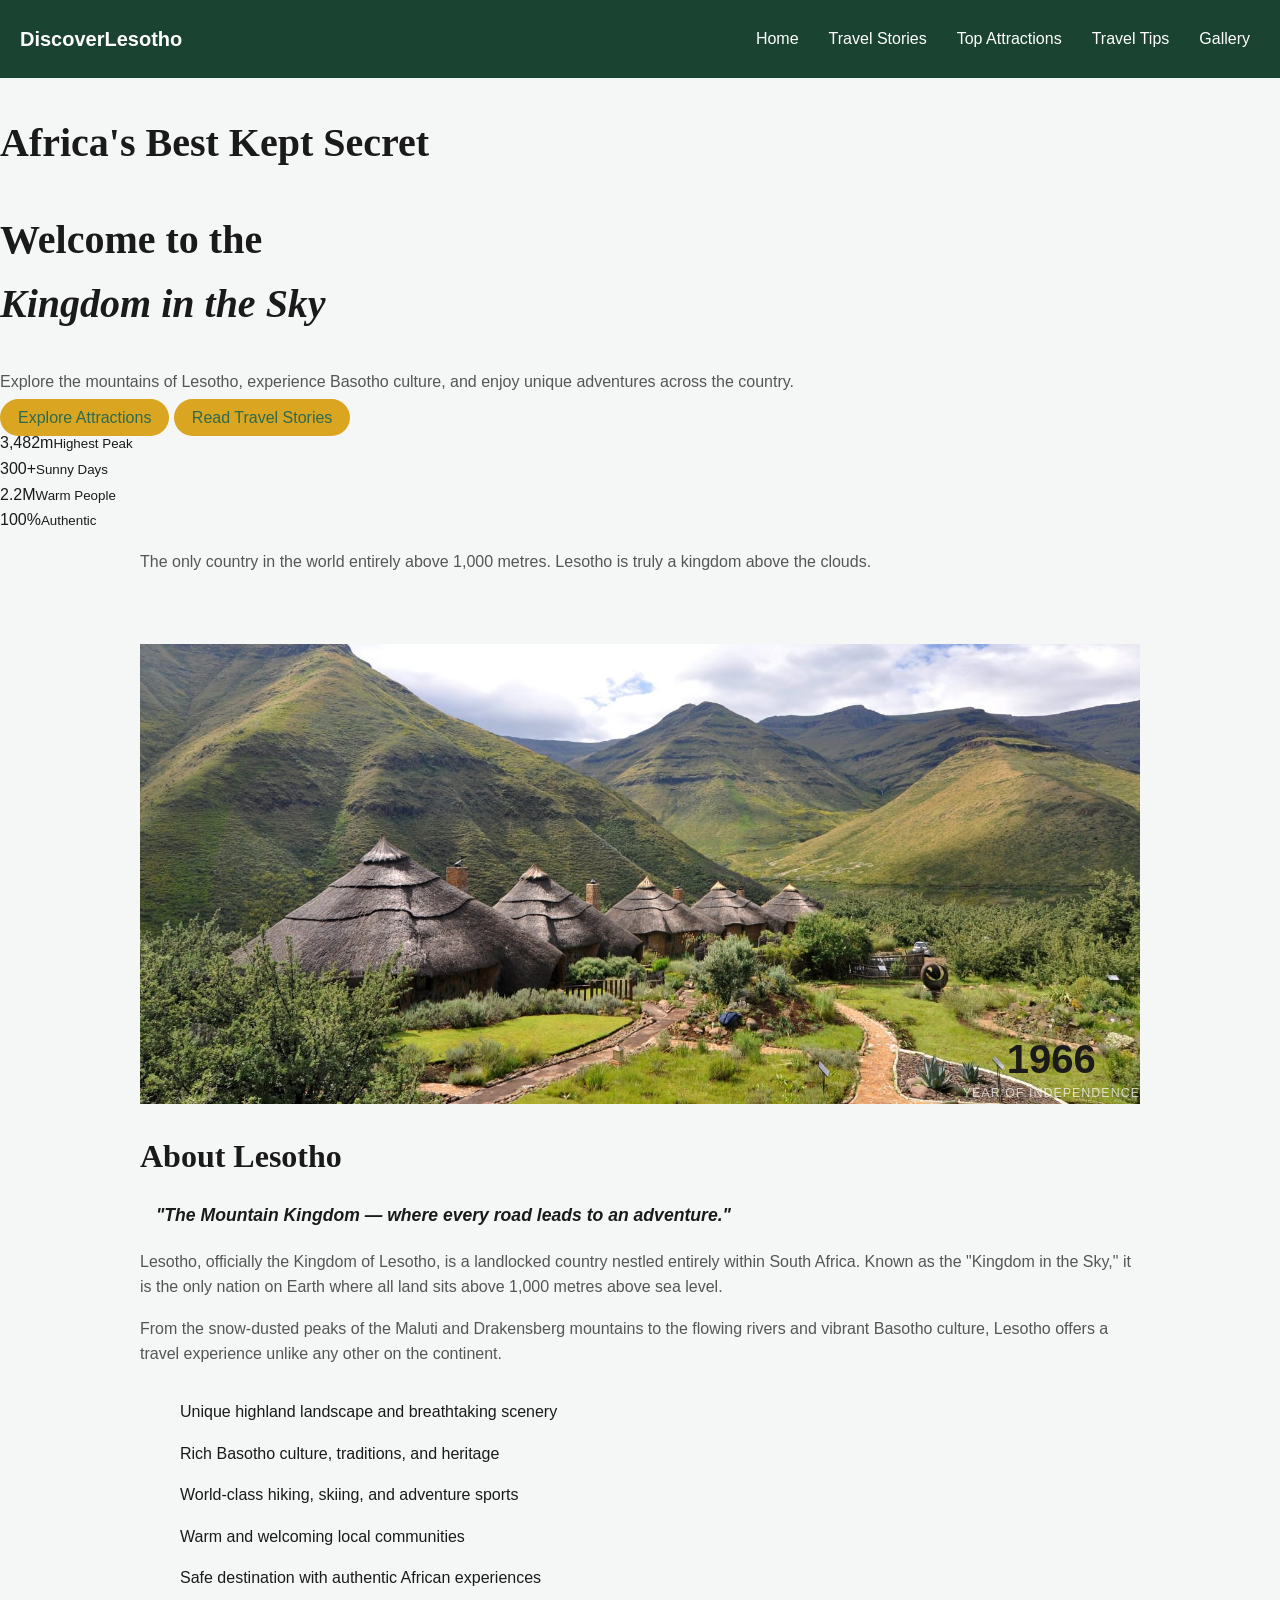
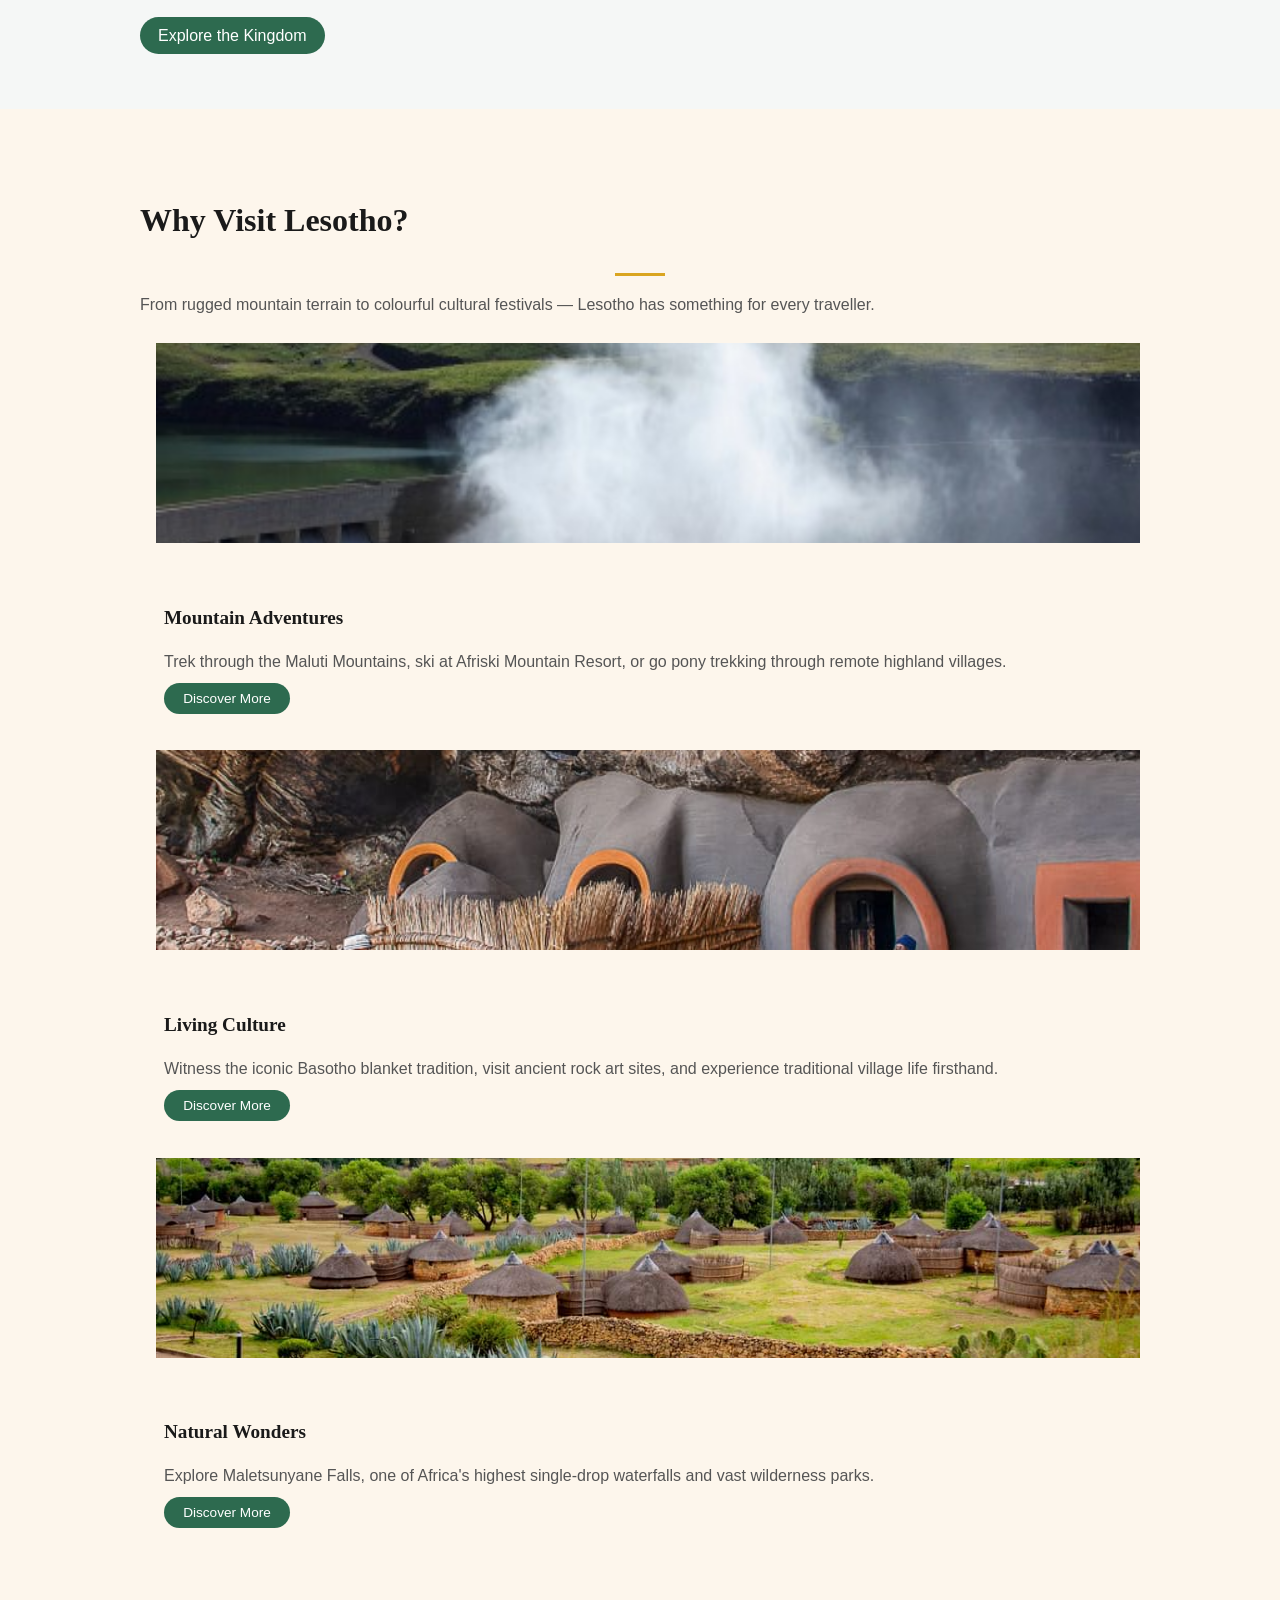
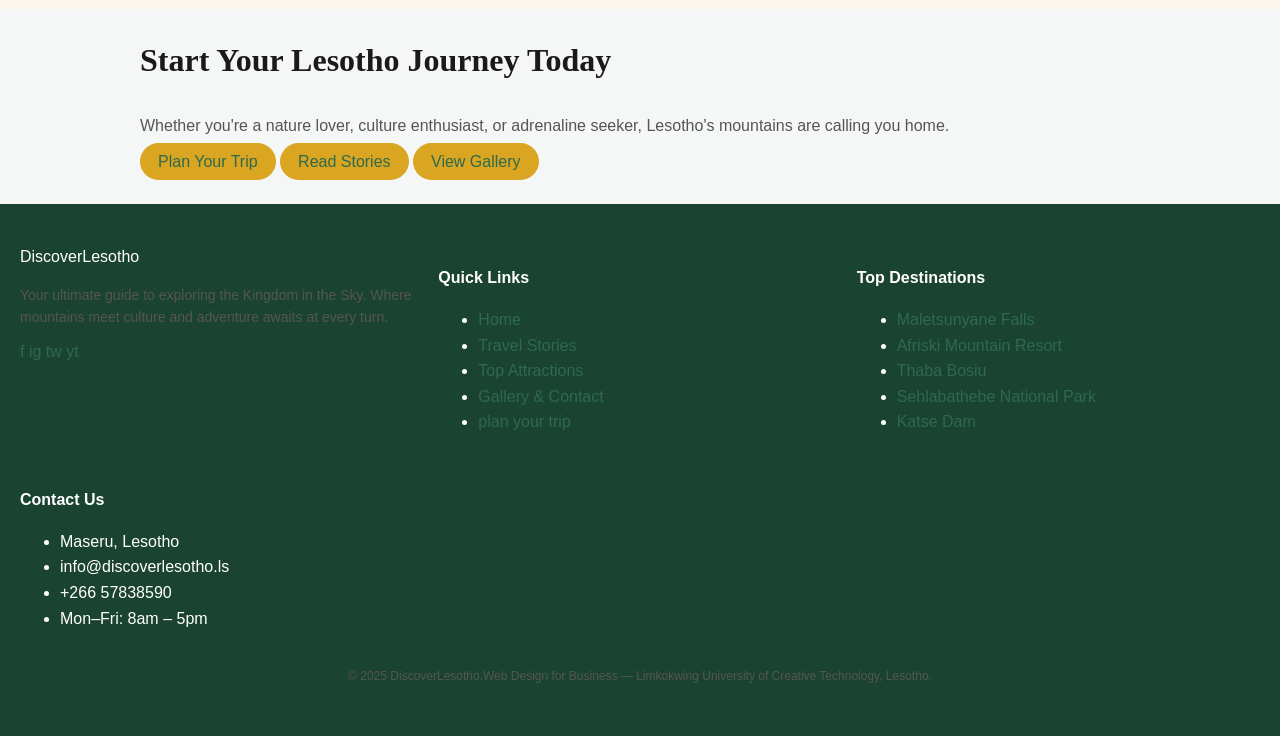
<file: index.html>
<!DOCTYPE html>
<html lang="en">
<head>
  <meta charset="UTF-8" />
  <meta name="viewport" content="width=device-width, initial-scale=1.0" />
  <title>Discover Lesotho — Kingdom in the Sky</title>
  <link rel="stylesheet" href="style.css" />
  <style>

    .about-img-wrap {
      position: relative;
      background-size: cover;
    }

    .about-img {
      width: 100%;
      height: 460px;
      object-fit: cover;
      border-radius: var(--radius);
      display: block;
      background: linear-gradient(135deg, var(--green) 0%, var(--green-light) 100%);
    }

    .about-img-placeholder {
      width: 100%;
      height: 460px;
      background: linear-gradient(135deg, var(--green) 0%, var(--green-light) 100%);
      border-radius: var(--radius);
      display: flex;
      align-items: center;
      justify-content: center;
      color: rgba(255,255,255,0.75);
      font-size: 0.9rem;
      font-style: italic;
      padding: 2rem;
      text-align: center;
    }

    .about-badge {
      position: absolute;
      bottom: -1.5rem;
      right: -1.5rem;
      background: var(--green-dark);
      color: var(--white);
      padding: 1.5rem;
      border-radius: var(--radius);
      text-align: center;
      box-shadow: var(--shadow-lg);
      border: 3px solid var(--gold);
    }

    .about-badge strong {
      display: block;
      font-family: var(--font-heading);
      font-size: 2.5rem;
      color: var(--gold-light);
      line-height: 1;
    }

    .about-badge small {
      font-size: 0.78rem;
      color: rgba(255,255,255,0.7);
      text-transform: uppercase;
      letter-spacing: 1px;
    }

    .about-text h2 { color: var(--green-dark); margin-bottom: 1.2rem; }

    .about-text .highlight-text {
      font-size: 1.1rem;
      color: var(--green);
      font-weight: 600;
      border-left: 4px solid var(--gold);
      padding-left: 1rem;
      margin-bottom: 1.2rem;
      font-style: italic;
    }

    .features-list {
      list-style: none;
      margin: 1.5rem 0;
    }

    .features-list li {
      padding: 0.5rem 0;
      color: var(--gray);
      display: flex;
      align-items: center;
      gap: 0.75rem;
    }

    .highlight-card {
      background: var(--white);
      border-radius: var(--radius);
      overflow: hidden;
      box-shadow: var(--shadow);
      border: 1px solid var(--border);
      transition: transform var(--transition), box-shadow var(--transition);
    }

    .highlight-card:hover {
      transform: translateY(-6px);
      box-shadow: var(--shadow-lg);
    }

    .highlight-card-img {
      width: 100%;
      height: 200px;
      background: linear-gradient(135deg, var(--green) 0%, var(--green-light) 100%);
      display: flex;
      align-items: center;
      justify-content: center;
      color: rgba(255,255,255,0.7);
      font-style: italic;
      font-size: 0.85rem;
      text-align: center;
      padding: 1rem;
    }

    .highlight-card-body {
      padding: 1.5rem;
      border-top: 3px solid var(--gold);
    }

    .highlight-card-body h3 {
      color: var(--green-dark);
      margin-bottom: 0.5rem;
      font-size: 1.2rem;
    }

  </style>
</head>
<body>

<nav>
  <div class="nav-container">
    <div class="nav-logo">Discover<span>Lesotho</span></div>
    <ul class="nav-links">
      <li><a href="index.html" class="active">Home</a></li>
      <li><a href="blog.html">Travel Stories</a></li>
       <li><a href="attractions.html">Top Attractions</a></li>
      <li><a href="tips.html">Travel Tips</a></li>
      <li><a href="gallery.html">Gallery</a></li>
    </ul>
  </div>
</nav>

<section class="hero">
  <div class="hero-bg"></div>
  <div class="hero-overlay"></div>
  <div class="hero-content">
    <div class="hero-badge"> <h1>Africa's Best Kept Secret</h1></div>
<h1>Welcome to the<br><em>Kingdom in the Sky</em></h1>
<p>Explore the mountains of Lesotho, experience Basotho culture, and enjoy unique adventures across the country.</p>    <div class="hero-ctas">
      <a href="attractions.html" class="btn btn-primary">Explore Attractions</a>
      <a href="blog.html" class="btn btn-primary">Read Travel Stories</a>
    </div>
  </div>

  <div class="hero">
    <div class="stat-item"><span>3,482m</span><small>Highest Peak</small></div>
    <div class="stat-item"><span>300+</span><small>Sunny Days</small></div>
    <div class="stat-item"><span>2.2M</span><small>Warm People</small></div>
    <div class="stat-item"><span>100%</span><small>Authentic</small></div>
  </div>
</section>

<div class="intro-strip">
  <div class="container">
    <p>The only country in the world entirely above 1,000 metres. Lesotho is truly a kingdom above the clouds.</p>
  </div>
</div>

<section class="section">
  <div class="container">
    <div class="about-grid">
      <div class="about-img-wrap">
        <img src="1.jpg" alt="Lesotho highlands" class="about-img">
        <div class="about-badge">
          <strong>1966</strong>
          <small>Year of Independence</small>
        </div>
      </div>

      <div class="about-text">
        <h2>About Lesotho</h2>
        <p class="highlight-text">"The Mountain Kingdom — where every road leads to an adventure."</p>
        <p>Lesotho, officially the Kingdom of Lesotho, is a landlocked country nestled entirely within South Africa. Known as the "Kingdom in the Sky," it is the only nation on Earth where all land sits above 1,000 metres above sea level.</p>
        <p>From the snow-dusted peaks of the Maluti and Drakensberg mountains to the flowing rivers and vibrant Basotho culture, Lesotho offers a travel experience unlike any other on the continent.</p>
        <ul class="features-list">
          <li>Unique highland landscape and breathtaking scenery</li>
          <li>Rich Basotho culture, traditions, and heritage</li>
          <li>World-class hiking, skiing, and adventure sports</li>
          <li>Warm and welcoming local communities</li>
          <li>Safe destination with authentic African experiences</li>
        </ul>
        <a href="attractions.html" class="btn btn-green">Explore the Kingdom</a>
      </div>
    </div>
  </div>
</section>

<section class="section section-alt">
  <div class="container">
    <div class="section-header">
      <h2>Why Visit Lesotho?</h2>
      <div class="divider"></div>
      <p>From rugged mountain terrain to colourful cultural festivals — Lesotho has something for every traveller.</p>
    </div>

    <div class="grid-3">
      <div class="highlight-card">
        <img src="7.jpg" alt="Mountain Adventures in Lesotho" class="highlight-card-img" style="object-fit:cover;">
        <div class="highlight-card-body">
          <h3> Mountain Adventures</h3>
          <p>Trek through the Maluti Mountains, ski at Afriski Mountain Resort, or go pony trekking through remote highland villages.</p>
          <a href="tips.html" class="btn btn-green" style="padding: 0.5rem 1.2rem; font-size: 0.85rem;">Discover More</a>
        </div>
      </div>

      <div class="highlight-card">
        <img src="3.jpg" alt="Basotho Culture" class="highlight-card-img" style="object-fit:cover;">
        <div class="highlight-card-body">
          <h3> Living Culture</h3>
          <p>Witness the iconic Basotho blanket tradition, visit ancient rock art sites, and experience traditional village life firsthand.</p>
          <a href="attractions.html" class="btn btn-green" style="padding: 0.5rem 1.2rem; font-size: 0.85rem;">Discover More</a>
        </div>
      </div>

      <div class="highlight-card">
        <img src="8.jpg" alt="Natural Wonders of Lesotho" class="highlight-card-img" style="object-fit:cover;">
        <div class="highlight-card-body">
          <h3> Natural Wonders</h3>
          <p>Explore Maletsunyane Falls, one of Africa's highest single-drop waterfalls and vast wilderness parks.</p>
          <a href="attractions.html" class="btn btn-green" style="padding: 0.5rem 1.2rem; font-size: 0.85rem;">Discover More</a>
        </div>
      </div>
    </div>
  </div>
</section>

<section class="cta-banner">
  <div class="container" style="position:relative;">
    <h2>Start Your Lesotho Journey Today</h2>
    <p>Whether you're a nature lover, culture enthusiast, or adrenaline seeker, Lesotho's mountains are calling you home.</p>
    <div class="cta-links">
      <a href="tips.html" class="btn btn-primary">Plan Your Trip</a>
      <a href="blog.html" class="btn btn-primary">Read Stories</a>
      <a href="gallery.html" class="btn btn-primary">View Gallery</a>
    </div>
  </div>
</section>

<footer>
  <div class="footer-grid">
    <div class="footer-col">
      <div class="footer-logo">Discover<span>Lesotho</span></div>
      <p>Your ultimate guide to exploring the Kingdom in the Sky. Where mountains meet culture and adventure awaits at every turn.</p>
      <div class="social-links">
        <a href="gallery.html#social" class="social-link">f</a>
        <a href="gallery.html#social" class="social-link">ig</a>
        <a href="gallery.html#social" class="social-link">tw</a>
        <a href="gallery.html#social" class="social-link">yt</a>
      </div>
    </div>
    <div class="footer-col">
      <h4>Quick Links</h4>
      <ul>
        <li><a href="index.html">Home</a></li>
        <li><a href="blog.html">Travel Stories</a></li>
        <li><a href="attractions.html">Top Attractions</a></li>
        <li><a href="gallery.html">Gallery & Contact</a></li>
        <li><a href="tips.html">plan your trip</a></li>
      </ul>
    </div>
    <div class="footer-col">
      <h4>Top Destinations</h4>
      <ul>
        <li><a href="attractions.html">Maletsunyane Falls</a></li>
        <li><a href="attractions.html">Afriski Mountain Resort</a></li>
        <li><a href="attractions.html">Thaba Bosiu</a></li>
        <li><a href="attractions.html">Sehlabathebe National Park</a></li>
        <li><a href="attractions.html">Katse Dam</a></li>
      </ul>
    </div>
    <div class="footer-col">
      <h4>Contact Us</h4>
      <ul>
        <li> Maseru, Lesotho</li>
        <li> info@discoverlesotho.ls</li>
        <li> +266 57838590</li>
        <li> Mon–Fri: 8am – 5pm</li>
      </ul>
    </div>
  </div>
  <div class="footer-bottom">
    <p>&copy; 2025 DiscoverLesotho.Web Design for Business — Limkokwing University of Creative Technology, Lesotho.</p>
  </div>
</footer>

</body>
</html>
</file>
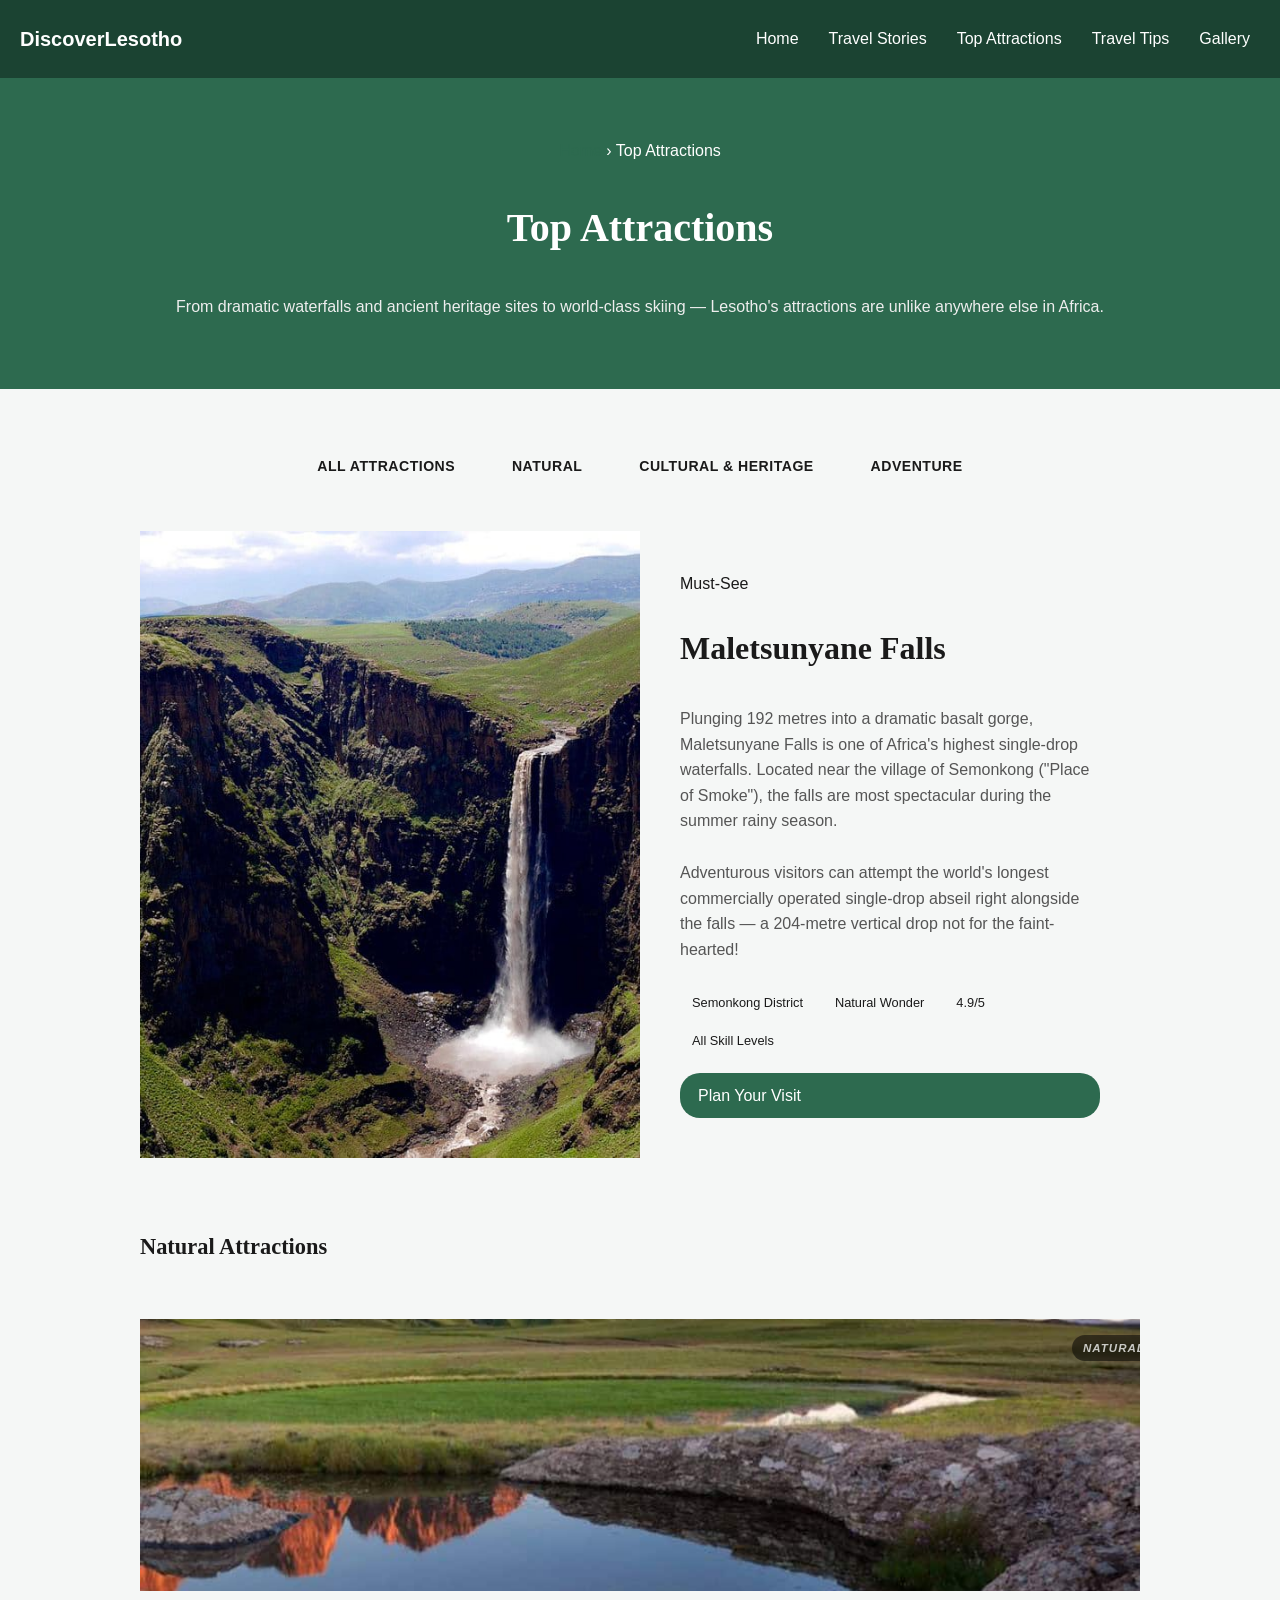
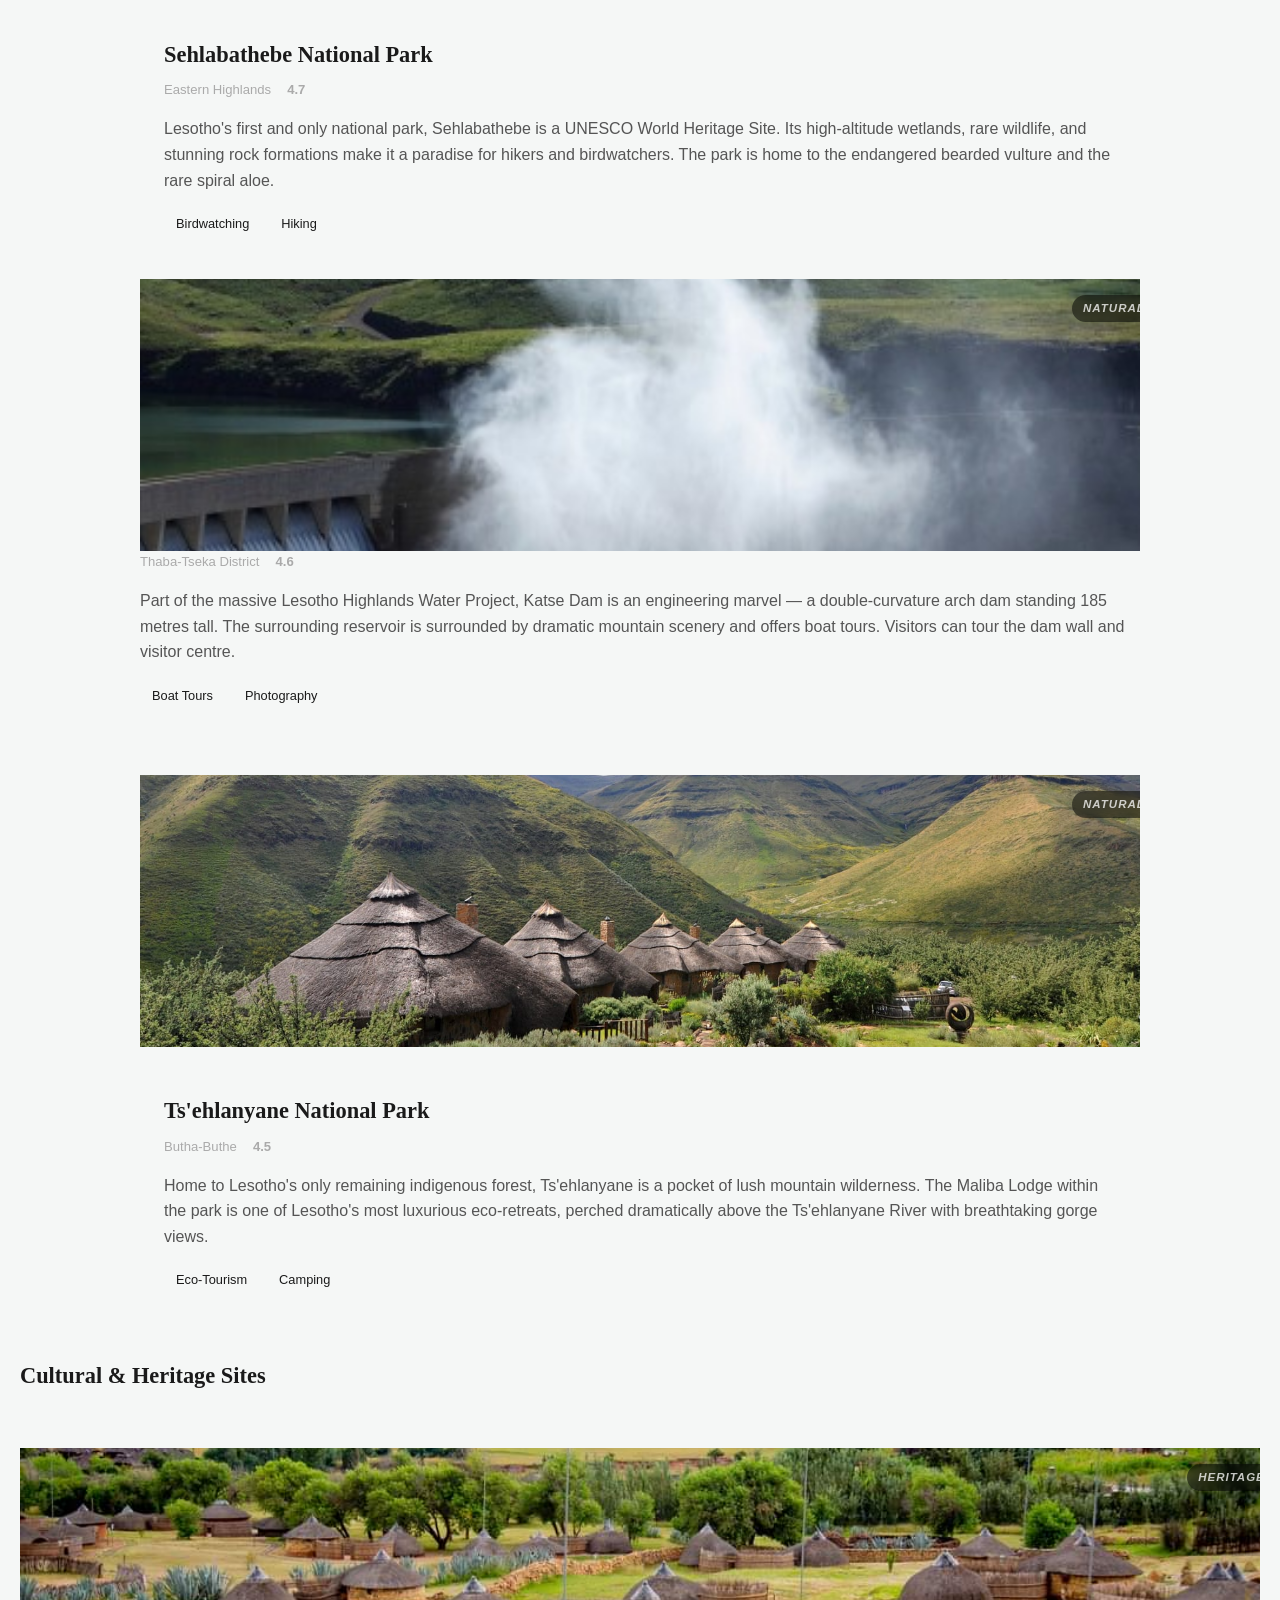
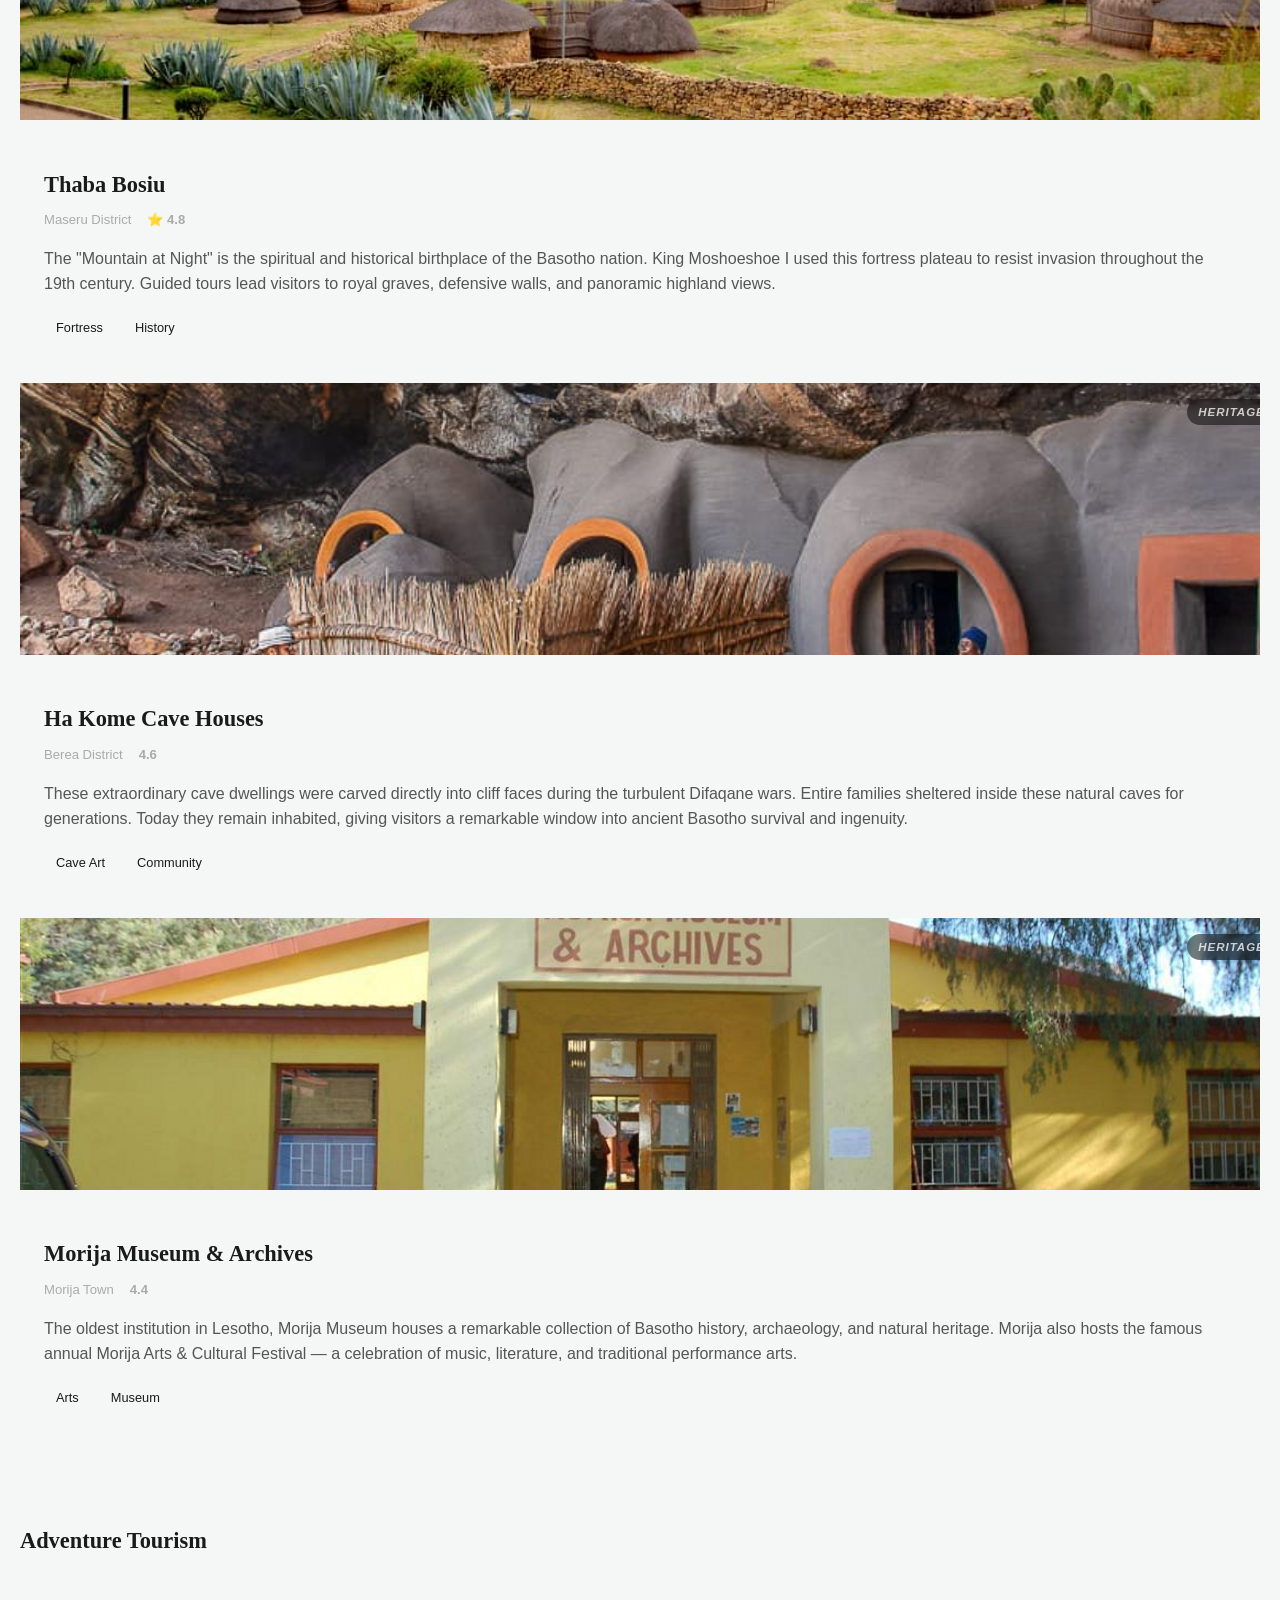
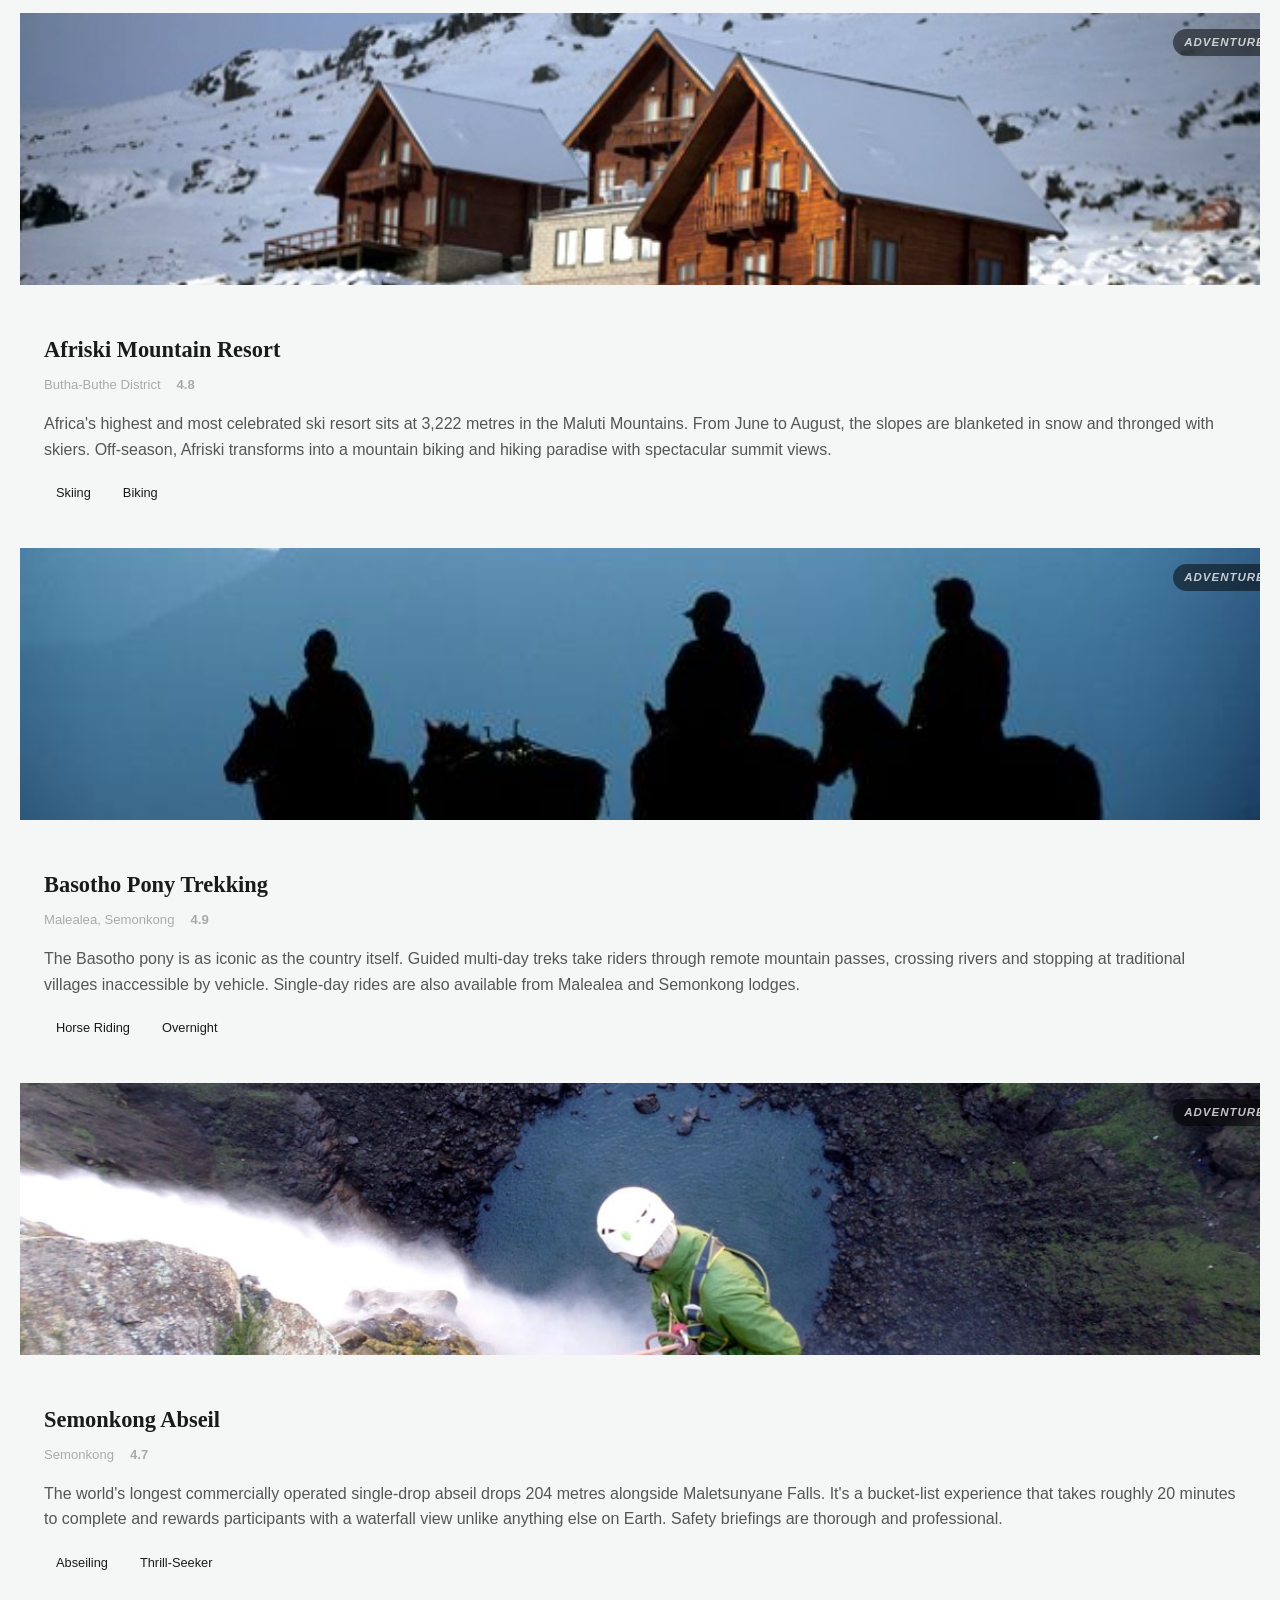
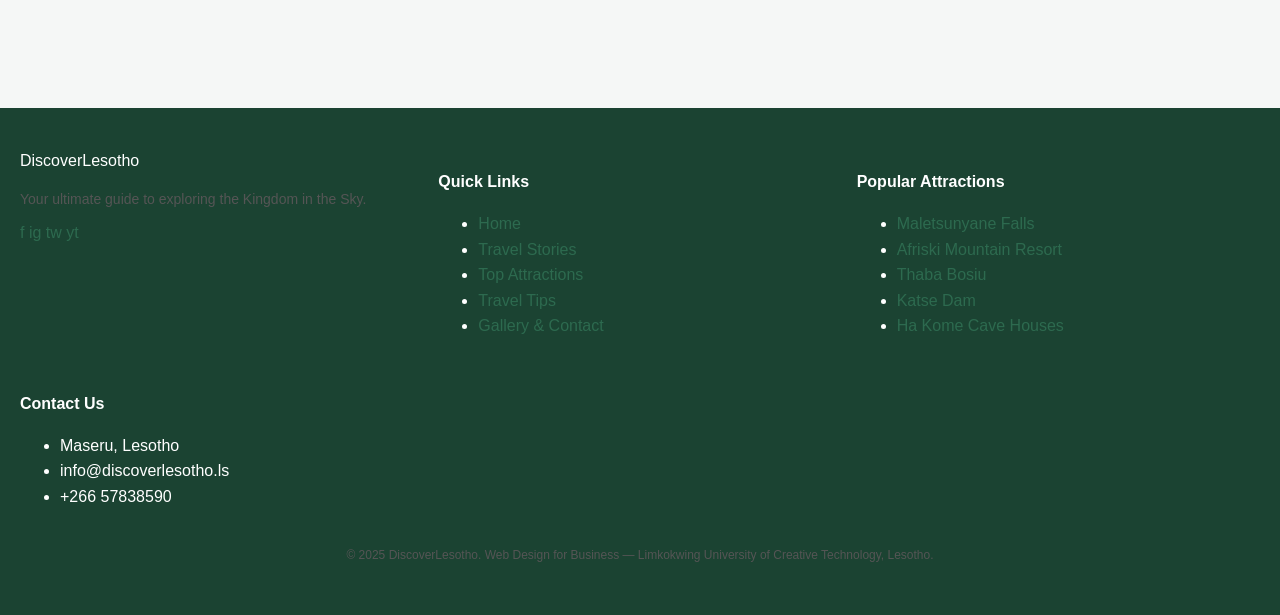
<file: attractions.html>
<!DOCTYPE html>
<html lang="en">
<head>
  <meta charset="UTF-8" />
  <meta name="viewport" content="width=device-width, initial-scale=1.0" />
  <title>Top Attractions — DiscoverLesotho</title>
  <link rel="stylesheet" href="style.css" />
  <style>

    .filter-bar {
      display: flex;
      justify-content: center;
      gap: 0.75rem;
      flex-wrap: wrap;
      margin-bottom: 3rem;
    }

    .filter-btn {
      padding: 0.55rem 1.4rem;
      border-radius: 50px;
      border: 2px solid var(--green);
      background: transparent;
      color: var(--green);
      font-family: var(--font-body);
      font-weight: 600;
      font-size: 0.88rem;
      cursor: pointer;
      transition: all var(--transition);
      text-transform: uppercase;
      letter-spacing: 0.5px;
    }

    .filter-btn:hover,
    .filter-btn.active {
      background: var(--green);
      color: var(--white);
    }

    .attraction-card {
      background: var(--white);
      border-radius: var(--radius);
      overflow: hidden;
      box-shadow: var(--shadow);
      border: 1px solid var(--border);
      transition: transform var(--transition), box-shadow var(--transition);
    }

    .attraction-card:hover {
      transform: translateY(-6px);
      box-shadow: var(--shadow-lg);
    }

    .attraction-img {
      width: 100%;
      height: 240px;
      background: linear-gradient(135deg, var(--green-dark) 0%, var(--green-light) 100%);
      display: flex;
      align-items: center;
      justify-content: center;
      color: rgba(255,255,255,0.75);
      font-style: italic;
      font-size: 0.85rem;
      text-align: center;
      padding: 1rem;
      position: relative;
      overflow: hidden;
    }

    .attraction-img img {
      position: absolute;
      inset: 0;
      width: 100%;
      height: 100%;
      object-fit: cover;
    }

    .attraction-type {
      position: absolute;
      top: 1rem;
      right: 1rem;
      background: rgba(0,0,0,0.5);
      color: var(--white);
      font-size: 0.72rem;
      font-weight: 600;
      padding: 0.25rem 0.7rem;
      border-radius: 50px;
      text-transform: uppercase;
      letter-spacing: 1px;
      backdrop-filter: blur(4px);
    }

    .attraction-body {
      padding: 1.5rem;
    }

    .attraction-body h3 {
      color: var(--green-dark);
      margin-bottom: 0.4rem;
    }

    .attraction-meta {
      display: flex;
      gap: 1rem;
      font-size: 0.82rem;
      color: #aaa;
      margin-bottom: 0.75rem;
      flex-wrap: wrap;
    }

    .rating {
      color: var(--gold);
      font-weight: 700;
    }

    .featured-attraction {
      background: var(--white);
      border-radius: var(--radius);
      overflow: hidden;
      box-shadow: var(--shadow-lg);
      border: 1px solid var(--border);
      display: grid;
      grid-template-columns: 1fr 1fr;
      margin-bottom: 3rem;
    }

    .featured-attraction-img {
      background: linear-gradient(135deg, var(--green-dark) 0%, var(--green-light) 100%);
      display: flex;
      align-items: center;
      justify-content: center;
      color: rgba(255,255,255,0.75);
      font-style: italic;
      font-size: 0.9rem;
      text-align: center;
      padding: 2rem;
      min-height: 320px;
      position: relative;
      overflow: hidden;
    }

    .featured-attraction-img img {
      position: absolute;
      inset: 0;
      width: 100%;
      height: 100%;
      object-fit: cover;
    }

    .featured-attraction-body {
      padding: 2.5rem;
      display: flex;
      flex-direction: column;
      justify-content: center;
    }

    .featured-attraction-body h2 {
      color: var(--green-dark);
      margin-bottom: 1rem;
    }

    .info-tags {
      display: flex;
      gap: 0.5rem;
      flex-wrap: wrap;
      margin: 1rem 0;
    }

    .info-tag {
      background: var(--cream);
      color: var(--gray);
      font-size: 0.8rem;
      padding: 0.3rem 0.75rem;
      border-radius: 50px;
      border: 1px solid var(--border);
    }

    .section-label {
      display: flex;
      align-items: center;
      gap: 1rem;
      margin-bottom: 2rem;
    }

    .section-label h3 {
      color: var(--green-dark);
      white-space: nowrap;
    }

    .section-label::after {
      content: '';
      flex: 1;
      height: 2px;
      background: var(--border);
    }

    @media (max-width: 860px) {
      .featured-attraction {
        grid-template-columns: 1fr;
      }

      .featured-attraction-img { min-height: 220px; }
    }
  </style>
</head>
<body>

<nav>
  <div class="nav-container">
    <div class="nav-logo">Discover<span>Lesotho</span></div>
    <ul class="nav-links">
      <li><a href="index.html">Home</a></li>
      <li><a href="blog.html">Travel Stories</a></li>
      <li><a href="attractions.html" class="active">Top Attractions</a></li>
      <li><a href="tips.html">Travel Tips</a></li>
      <li><a href="gallery.html">Gallery</a></li>
    </ul>
  </div>
</nav>

<section class="page-hero">
  <div class="container">
    <div class="breadcrumb">
      <a href="index.html">Home</a> <span>›</span> <span>Top Attractions</span>
    </div>
    <h1>Top Attractions</h1>
    <p>From dramatic waterfalls and ancient heritage sites to world-class skiing — Lesotho's attractions are unlike anywhere else in Africa.</p>
  </div>
</section>

<section class="section">
  <div class="container">

    <!-- FILTER BAR -->
    <div class="filter-bar">
      <button class="filter-btn active">All Attractions</button>
      <button class="filter-btn"> Natural</button>
      <button class="filter-btn"> Cultural &amp; Heritage</button>
      <button class="filter-btn">Adventure</button>
    </div>

    <!-- FEATURED ATTRACTION -->
    <div class="featured-attraction">
      <div class="featured-attraction-img">
        <img src="5.jpg" alt="Maletsunyane Falls">
      </div>
      <div class="featured-attraction-body">
        <span class="card-tag"> Must-See</span>
        <h2>Maletsunyane Falls</h2>
        <p>Plunging 192 metres into a dramatic basalt gorge, Maletsunyane Falls is one of Africa's highest single-drop waterfalls. Located near the village of Semonkong ("Place of Smoke"), the falls are most spectacular during the summer rainy season.</p>
        <p>Adventurous visitors can attempt the world's longest commercially operated single-drop abseil right alongside the falls — a 204-metre vertical drop not for the faint-hearted!</p>
        <div class="info-tags">
          <span class="info-tag"> Semonkong District</span>
          <span class="info-tag"> Natural Wonder</span>
          <span class="info-tag"> 4.9/5</span>
          <span class="info-tag"> All Skill Levels</span>
        </div>
        <a href="tips.html" class="btn btn-green">Plan Your Visit</a>
      </div>
    </div>

    <div class="section-label">
      <h3> Natural Attractions</h3>
    </div>

    <div class="grid-3" style="margin-bottom:3rem;">

      <div class="attraction-card">
        <div class="attraction-img">
          <img src="4.jpg" alt="Sehlabathebe National Park">
          <span class="attraction-type"> Natural</span>
        </div>
        <div class="attraction-body">
          <h3>Sehlabathebe National Park</h3>
          <div class="attraction-meta">
            <span> Eastern Highlands</span>
            <span class="rating"> 4.7</span>
          </div>
          <p>Lesotho's first and only national park, Sehlabathebe is a UNESCO World Heritage Site. Its high-altitude wetlands, rare wildlife, and stunning rock formations make it a paradise for hikers and birdwatchers. The park is home to the endangered bearded vulture and the rare spiral aloe.</p>
          <div class="info-tags">
            <span class="info-tag"> Birdwatching</span>
            <span class="info-tag"> Hiking</span>
          </div>
        </div>
      </div>

      <div class="attraction-card">
        <div class="attraction-img">
          <img src="7.jpg" alt="Katse Dam">
          <span class="attraction-type"> Natural</span>
        </div>
          <div class="attraction-meta">
            <span>Thaba-Tseka District</span>
            <span class="rating"> 4.6</span>
          </div>
          <p>Part of the massive Lesotho Highlands Water Project, Katse Dam is an engineering marvel — a double-curvature arch dam standing 185 metres tall. The surrounding reservoir is surrounded by dramatic mountain scenery and offers boat tours. Visitors can tour the dam wall and visitor centre.</p>
          <div class="info-tags">
            <span class="info-tag"> Boat Tours</span>
            <span class="info-tag">Photography</span>
          </div>
        </div>
      </div>

      <div class="attraction-card">
        <div class="attraction-img">
          <img src="1.jpg" alt="Ts'ehlanyane National Park">
          <span class="attraction-type"> Natural</span>
        </div>
        <div class="attraction-body">
          <h3>Ts'ehlanyane National Park</h3>
          <div class="attraction-meta">
            <span> Butha-Buthe</span>
            <span class="rating">4.5</span>
          </div>
          <p>Home to Lesotho's only remaining indigenous forest, Ts'ehlanyane is a pocket of lush mountain wilderness. The Maliba Lodge within the park is one of Lesotho's most luxurious eco-retreats, perched dramatically above the Ts'ehlanyane River with breathtaking gorge views.</p>
          <div class="info-tags">
            <span class="info-tag"> Eco-Tourism</span>
            <span class="info-tag"> Camping</span>
          </div>
        </div>
      </div>

    </div>

    <div class="section-label">
      <h3>Cultural &amp; Heritage Sites</h3>
    </div>

    <div class="grid-3" style="margin-bottom:3rem;">

      <div class="attraction-card">
        <div class="attraction-img">
          <img src="8.jpg" alt="Thaba Bosiu">
          <span class="attraction-type"> Heritage</span>
        </div>
        <div class="attraction-body">
          <h3>Thaba Bosiu</h3>
          <div class="attraction-meta">
            <span>Maseru District</span>
            <span class="rating">⭐ 4.8</span>
          </div>
          <p>The "Mountain at Night" is the spiritual and historical birthplace of the Basotho nation. King Moshoeshoe I used this fortress plateau to resist invasion throughout the 19th century. Guided tours lead visitors to royal graves, defensive walls, and panoramic highland views.</p>
          <div class="info-tags">
            <span class="info-tag"> Fortress</span>
            <span class="info-tag"> History</span>
          </div>
        </div>
      </div>

      <div class="attraction-card">
        <div class="attraction-img">
          <img src="3.jpg" alt="Ha Kome Cave Houses">
          <span class="attraction-type"> Heritage</span>
        </div>
        <div class="attraction-body">
          <h3>Ha Kome Cave Houses</h3>
          <div class="attraction-meta">
            <span>Berea District</span>
            <span class="rating"> 4.6</span>
          </div>
          <p>These extraordinary cave dwellings were carved directly into cliff faces during the turbulent Difaqane wars. Entire families sheltered inside these natural caves for generations. Today they remain inhabited, giving visitors a remarkable window into ancient Basotho survival and ingenuity.</p>
          <div class="info-tags">
            <span class="info-tag">Cave Art</span>
            <span class="info-tag"> Community</span>
          </div>
        </div>
      </div>

      <div class="attraction-card">
        <div class="attraction-img">
          <img src="museum.jpg" alt="Morija Museum">
          <span class="attraction-type"> Heritage</span>
        </div>
        <div class="attraction-body">
          <h3>Morija Museum &amp; Archives</h3>
          <div class="attraction-meta">
            <span> Morija Town</span>
            <span class="rating"> 4.4</span>
          </div>
          <p>The oldest institution in Lesotho, Morija Museum houses a remarkable collection of Basotho history, archaeology, and natural heritage. Morija also hosts the famous annual Morija Arts &amp; Cultural Festival — a celebration of music, literature, and traditional performance arts.</p>
          <div class="info-tags">
            <span class="info-tag"> Arts</span>
            <span class="info-tag"> Museum</span>
          </div>
        </div>
      </div>

    </div>

    <div class="section-label">
      <h3>Adventure Tourism</h3>
    </div>

    <div class="grid-3">

      <div class="attraction-card">
        <div class="attraction-img">
          <img src="10.jpg" alt="Afriski Mountain Resort">
          <span class="attraction-type">Adventure</span>
        </div>
        <div class="attraction-body">
          <h3>Afriski Mountain Resort</h3>
          <div class="attraction-meta">
            <span>Butha-Buthe District</span>
            <span class="rating">4.8</span>
          </div>
          <p>Africa's highest and most celebrated ski resort sits at 3,222 metres in the Maluti Mountains. From June to August, the slopes are blanketed in snow and thronged with skiers. Off-season, Afriski transforms into a mountain biking and hiking paradise with spectacular summit views.</p>
          <div class="info-tags">
            <span class="info-tag">Skiing</span>
            <span class="info-tag"> Biking</span>
          </div>
        </div>
      </div>

      <div class="attraction-card">
        <div class="attraction-img">
          <img src="11.jpg" alt="Basotho Pony Trekking">
          <span class="attraction-type"> Adventure</span>
        </div>
        <div class="attraction-body">
          <h3>Basotho Pony Trekking</h3>
          <div class="attraction-meta">
            <span>Malealea, Semonkong</span>
            <span class="rating">4.9</span>
          </div>
          <p>The Basotho pony is as iconic as the country itself. Guided multi-day treks take riders through remote mountain passes, crossing rivers and stopping at traditional villages inaccessible by vehicle. Single-day rides are also available from Malealea and Semonkong lodges.</p>
          <div class="info-tags">
            <span class="info-tag"> Horse Riding</span>
            <span class="info-tag"> Overnight</span>
          </div>
        </div>
      </div>

      <div class="attraction-card">
        <div class="attraction-img">
          <img src="abseil.jpg" alt="Semonkong Abseil">
          <span class="attraction-type">Adventure</span>
        </div>
        <div class="attraction-body">
          <h3>Semonkong Abseil</h3>
          <div class="attraction-meta">
            <span> Semonkong</span>
            <span class="rating"> 4.7</span>
          </div>
          <p>The world's longest commercially operated single-drop abseil drops 204 metres alongside Maletsunyane Falls. It's a bucket-list experience that takes roughly 20 minutes to complete and rewards participants with a waterfall view unlike anything else on Earth. Safety briefings are thorough and professional.</p>
          <div class="info-tags">
            <span class="info-tag"> Abseiling</span>
            <span class="info-tag">Thrill-Seeker</span>
          </div>
        </div>
      </div>

    </div>

  </div>
</section>

<footer>
  <div class="footer-grid">
    <div class="footer-col">
      <div class="footer-logo">Discover<span>Lesotho</span></div>
      <p>Your ultimate guide to exploring the Kingdom in the Sky.</p>
      <div class="social-links">
        <a href="gallery.html#social" class="social-link">f</a>
        <a href="gallery.html#social" class="social-link">ig</a>
        <a href="gallery.html#social" class="social-link">tw</a>
        <a href="gallery.html#social" class="social-link">yt</a>
      </div>
    </div>
    <div class="footer-col">
      <h4>Quick Links</h4>
      <ul>
        <li><a href="index.html">Home</a></li>
        <li><a href="blog.html">Travel Stories</a></li>
        <li><a href="attractions.html">Top Attractions</a></li>
        <li><a href="tips.html">Travel Tips</a></li>
        <li><a href="gallery.html">Gallery &amp; Contact</a></li>
      </ul>
    </div>
    <div class="footer-col">
      <h4>Popular Attractions</h4>
      <ul>
        <li><a href="#">Maletsunyane Falls</a></li>
        <li><a href="#">Afriski Mountain Resort</a></li>
        <li><a href="#">Thaba Bosiu</a></li>
        <li><a href="#">Katse Dam</a></li>
        <li><a href="#">Ha Kome Cave Houses</a></li>
      </ul>
    </div>
    <div class="footer-col">
      <h4>Contact Us</h4>
      <ul>
        <li> Maseru, Lesotho</li>
        <li>info@discoverlesotho.ls</li>
        <li> +266 57838590</li>
      </ul>
    </div>
  </div>
  <div class="footer-bottom">
    <p>&copy; 2025 DiscoverLesotho. Web Design for Business — Limkokwing University of Creative Technology, Lesotho.</p>
  </div>
</footer>

</body>
</html>
</file>
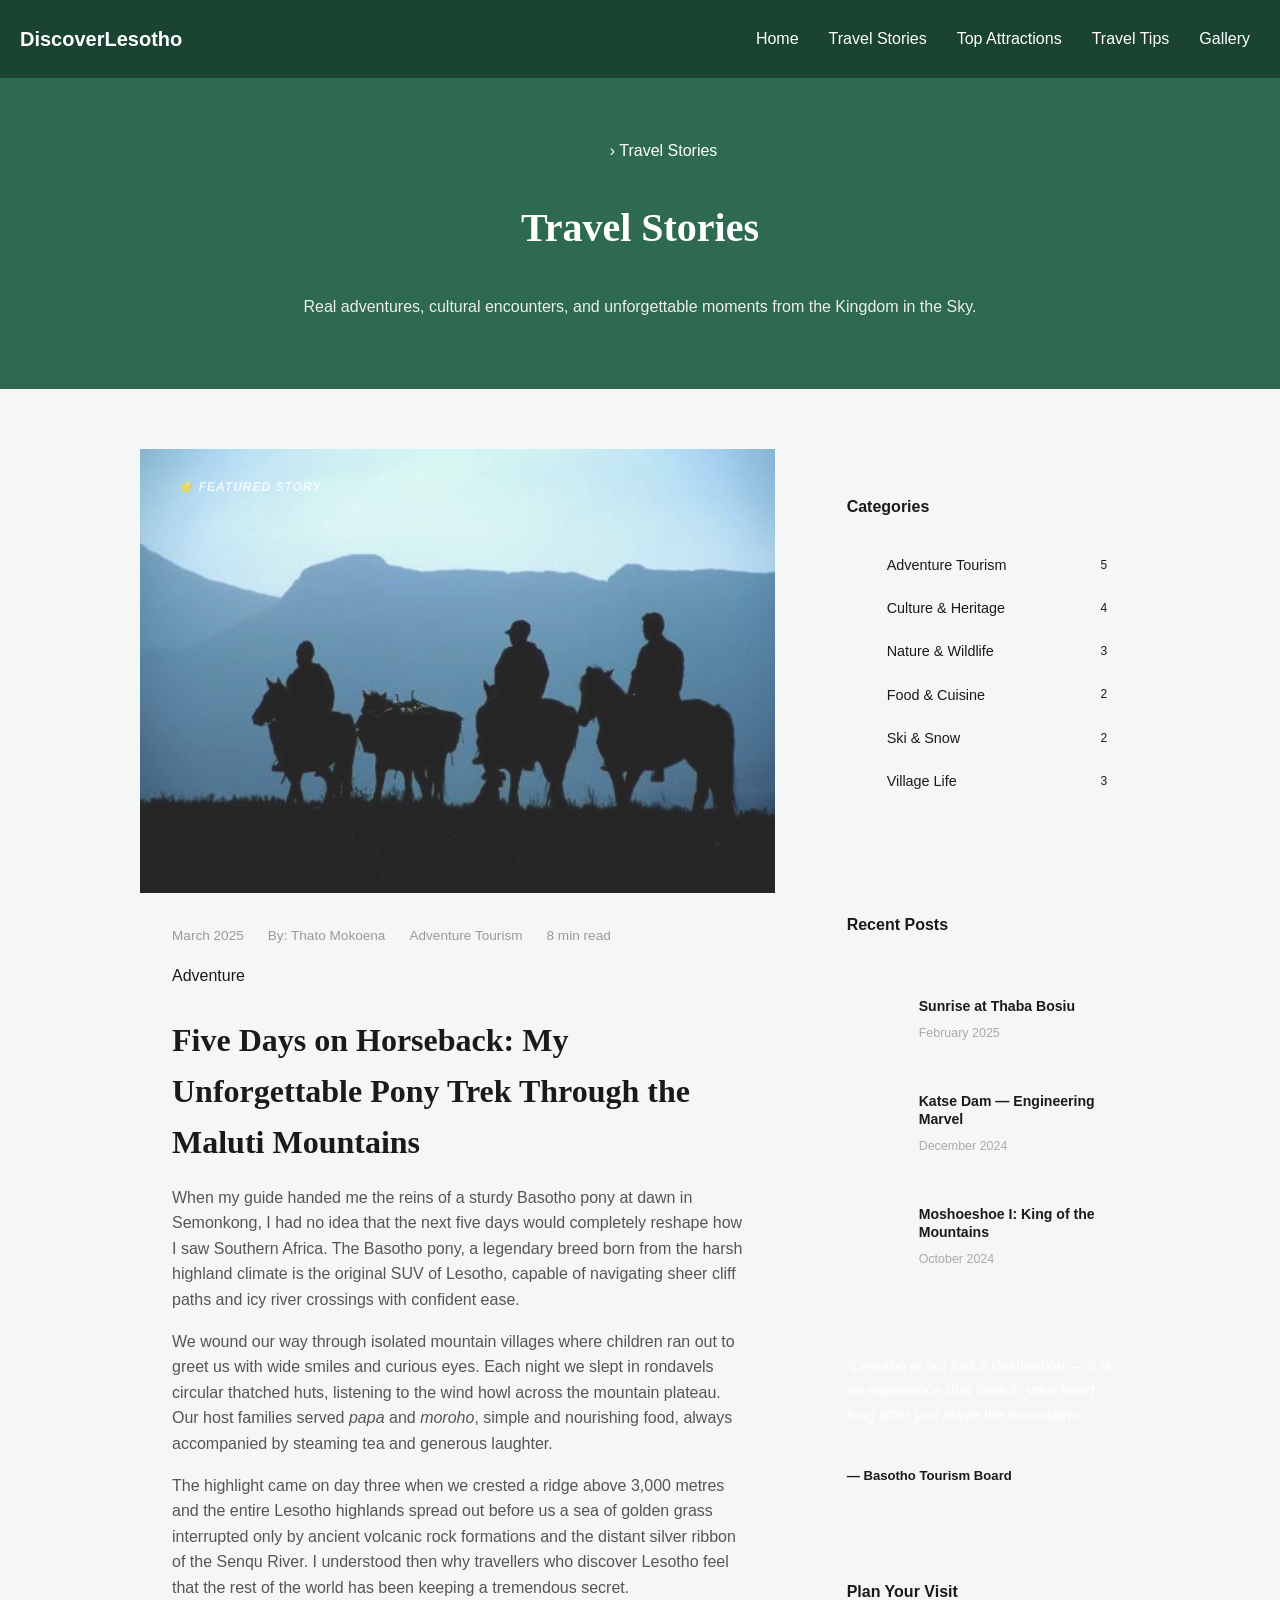
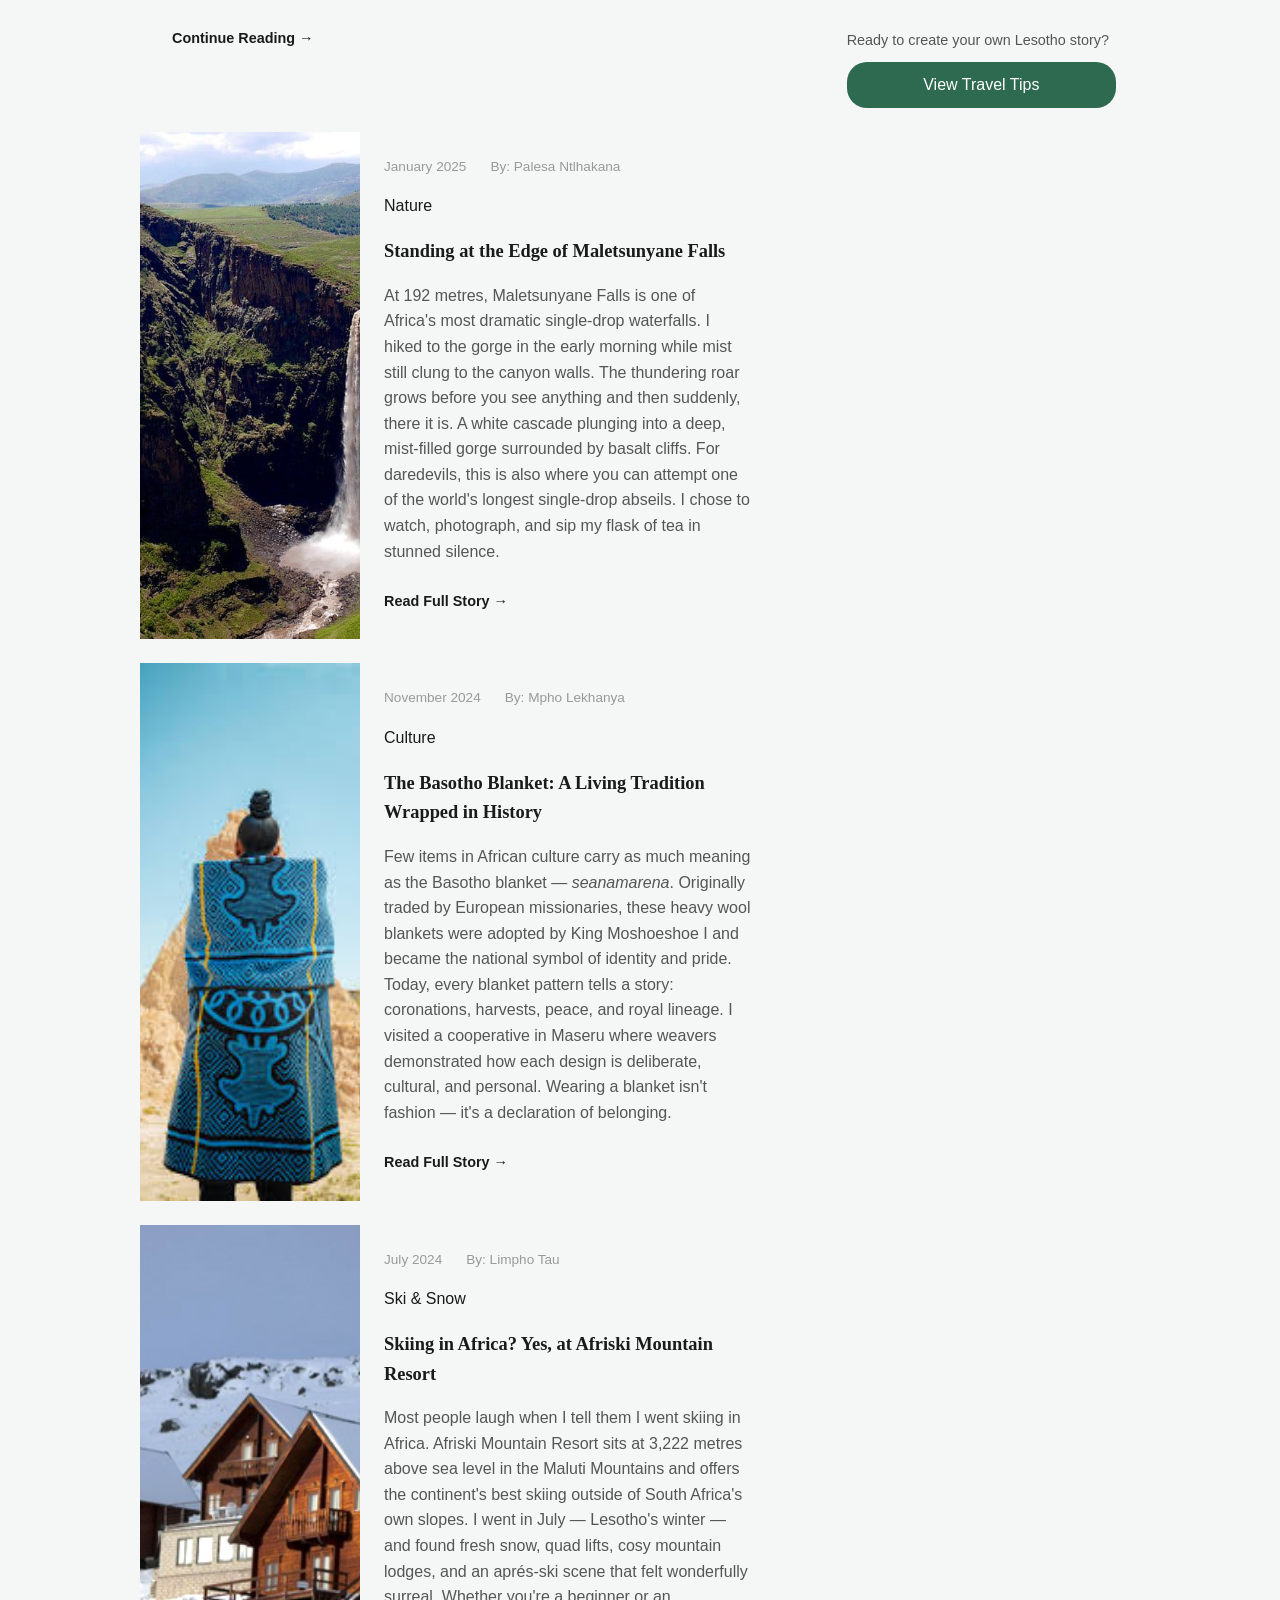
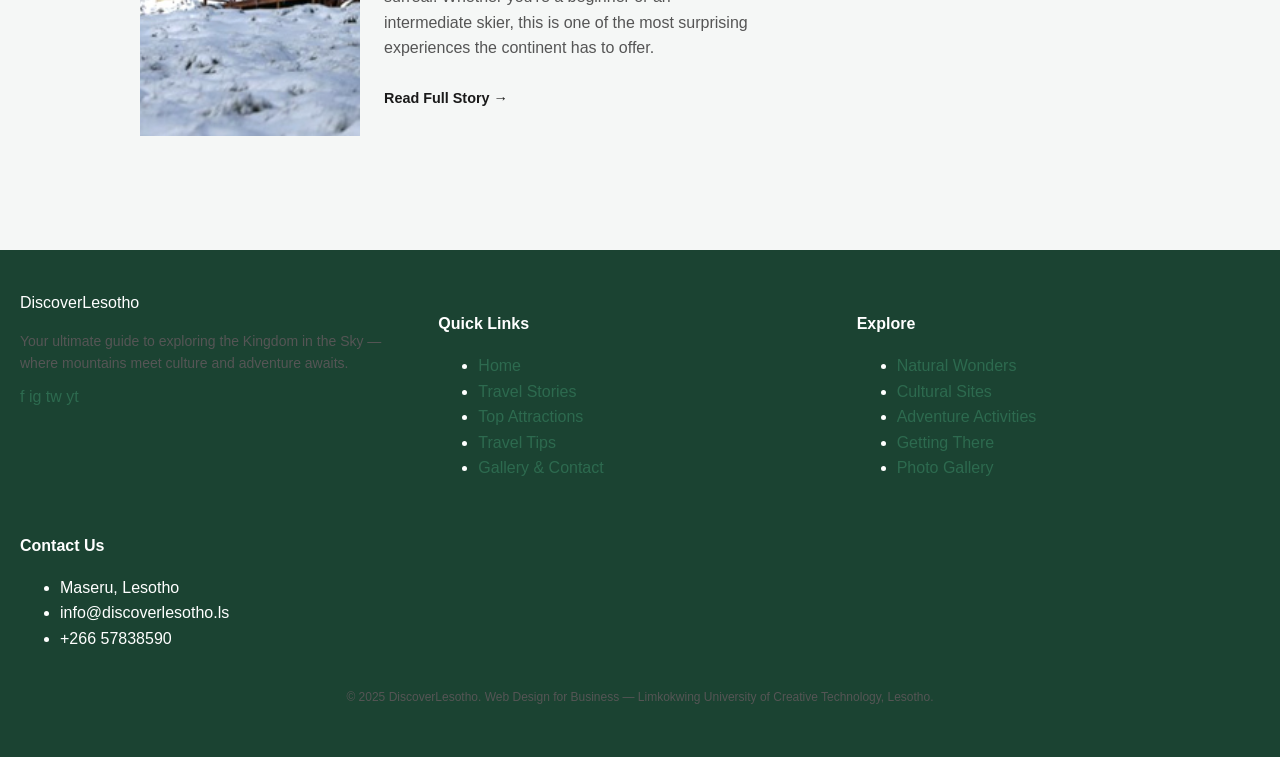
<file: blog.html>
<!DOCTYPE html>
<html lang="en">
<head>
  <meta charset="UTF-8" />
  <meta name="viewport" content="width=device-width, initial-scale=1.0" />
  <title>Travel Stories — DiscoverLesotho</title>
  <link rel="stylesheet" href="style.css" />
  <style>

    .blog-grid {
      display: grid;
      grid-template-columns: 2fr 1fr;
      gap: 3rem;
    }

    .featured-post {
      background: var(--white);
      border-radius: var(--radius);
      overflow: hidden;
      box-shadow: var(--shadow-lg);
      border: 1px solid var(--border);
      margin-bottom: 3rem;
    }

    .featured-post-img {
      width: 100%;
      height: 380px;
      background: linear-gradient(135deg, var(--green-dark) 0%, var(--green) 60%, var(--green-light) 100%);
      display: flex;
      align-items: center;
      justify-content: center;
      color: rgba(255,255,255,0.75);
      font-style: italic;
      font-size: 0.9rem;
      text-align: center;
      padding: 2rem;
      position: relative;
      overflow: hidden;
    }

    .featured-post-img img {
      position: absolute;
      inset: 0;
      width: 100%;
      height: 100%;
      object-fit: cover;
      opacity: 0.85;
    }

    .featured-label {
      position: absolute;
      top: 1.5rem;
      left: 1.5rem;
      background: var(--gold);
      color: var(--dark);
      font-size: 0.75rem;
      font-weight: 700;
      padding: 0.3rem 0.9rem;
      border-radius: 50px;
      text-transform: uppercase;
      letter-spacing: 1px;
    }

    .featured-post-body {
      padding: 2rem;
    }

    .post-meta {
      display: flex;
      gap: 1.5rem;
      margin-bottom: 1rem;
      font-size: 0.85rem;
      color: #999;
      flex-wrap: wrap;
    }

    .post-meta span { display: flex; align-items: center; gap: 0.35rem; }

    .featured-post-body h2 {
      color: var(--green-dark);
      margin-bottom: 1rem;
    }

    .read-more {
      display: inline-block;
      margin-top: 1rem;
      color: var(--green);
      font-weight: 600;
      font-size: 0.9rem;
      border-bottom: 2px solid var(--gold);
      padding-bottom: 2px;
      transition: all var(--transition);
    }

    .read-more:hover {
      color: var(--gold);
    }

    .blog-post {
      background: var(--white);
      border-radius: var(--radius);
      overflow: hidden;
      box-shadow: var(--shadow);
      border: 1px solid var(--border);
      display: grid;
      grid-template-columns: 220px 1fr;
      margin-bottom: 1.5rem;
      transition: transform var(--transition), box-shadow var(--transition);
    }

    .blog-post:hover {
      transform: translateY(-4px);
      box-shadow: var(--shadow-lg);
    }

    .blog-post-img {
      background: linear-gradient(135deg, var(--green) 0%, var(--green-light) 100%);
      display: flex;
      align-items: center;
      justify-content: center;
      color: rgba(255,255,255,0.7);
      font-style: italic;
      font-size: 0.8rem;
      text-align: center;
      padding: 1rem;
      min-height: 180px;
      position: relative;
      overflow: hidden;
    }

    .blog-post-img img {
      position: absolute;
      inset: 0;
      width: 100%;
      height: 100%;
      object-fit: cover;
    }

    .blog-post-body {
      padding: 1.5rem;
    }

    .blog-post-body h3 {
      color: var(--green-dark);
      font-size: 1.15rem;
      margin-bottom: 0.5rem;
    }

    /* SIDEBAR */
    .sidebar-widget {
      background: var(--white);
      border-radius: var(--radius);
      padding: 1.5rem;
      box-shadow: var(--shadow);
      border: 1px solid var(--border);
      margin-bottom: 1.5rem;
    }

    .sidebar-widget h4 {
      font-family: var(--font-heading);
      color: var(--green-dark);
      margin-bottom: 1rem;
      padding-bottom: 0.5rem;
      border-bottom: 2px solid var(--gold);
    }

    .category-list {
      list-style: none;
    }

    .category-list li {
      display: flex;
      justify-content: space-between;
      align-items: center;
      padding: 0.6rem 0;
      border-bottom: 1px solid var(--light-gray);
      font-size: 0.9rem;
    }

    .category-list li:last-child { border-bottom: none; }

    .category-list a {
      color: var(--gray);
      transition: color var(--transition);
    }

    .category-list a:hover { color: var(--green); }

    .category-count {
      background: var(--green);
      color: var(--white);
      font-size: 0.75rem;
      padding: 0.15rem 0.55rem;
      border-radius: 50px;
    }

    .recent-post-item {
      display: flex;
      gap: 0.75rem;
      padding: 0.75rem 0;
      border-bottom: 1px solid var(--light-gray);
    }

    .recent-post-item:last-child { border-bottom: none; }

    .recent-thumb {
      width: 60px;
      height: 55px;
      border-radius: var(--radius-sm);
      background: linear-gradient(135deg, var(--green) 0%, var(--green-light) 100%);
      flex-shrink: 0;
    }

    .recent-post-info h5 {
      font-size: 0.88rem;
      color: var(--green-dark);
      margin-bottom: 0.2rem;
      line-height: 1.3;
    }

    .recent-post-info small {
      font-size: 0.78rem;
      color: #aaa;
    }

    .highlight-quote {
      background: linear-gradient(135deg, var(--green-dark) 0%, var(--green) 100%);
      color: var(--white);
      border-radius: var(--radius);
      padding: 1.5rem;
    }

    .highlight-quote p {
      color: rgba(255,255,255,0.9);
      font-style: italic;
      font-size: 0.95rem;
      margin: 0;
    }

    .highlight-quote footer {
      background: transparent;
      padding: 0.5rem 0 0;
      border: none;
      color: var(--gold-light);
      font-size: 0.82rem;
      font-weight: 600;
    }


  </style>
</head>
<body>

<nav>
  <div class="nav-container">
    <div class="nav-logo">Discover<span>Lesotho</span></div>
    <ul class="nav-links">
      <li><a href="index.html">Home</a></li>
      <li><a href="blog.html" class="active">Travel Stories</a></li>
      <li><a href="attractions.html">Top Attractions</a></li>
      <li><a href="tips.html">Travel Tips</a></li>
      <li><a href="gallery.html">Gallery</a></li>
    </ul>
  </div>
</nav>

<section class="page-hero">
  <div class="container">
    <div class="breadcrumb">
      <a href="index.html">Home</a> <span>›</span> <span>Travel Stories</span>
    </div>
    <h1>Travel Stories</h1>
    <p>Real adventures, cultural encounters, and unforgettable moments from the Kingdom in the Sky.</p>
  </div>
</section>

<!--BLOG CONTENt -->
<section class="section">
  <div class="container">
    <div class="blog-grid">

      <!-- MAIN POSTS -->
      <main>

        <article class="featured-post">
          <div class="featured-post-img">
            <img src="11.jpg" alt="Pony Trek through Maluti Mountains">
            <span class="featured-label">⭐ Featured Story</span>
          </div>
          <div class="featured-post-body">
            <div class="post-meta">
              <span> March 2025</span>
              <span>By: Thato Mokoena</span>
              <span> Adventure Tourism</span>
              <span>8 min read</span>
            </div>
            <span class="card-tag">Adventure</span>
            <h2>Five Days on Horseback: My Unforgettable Pony Trek Through the Maluti Mountains</h2>
            <p>When my guide handed me the reins of a sturdy Basotho pony at dawn in Semonkong, I had no idea that the next five days would completely reshape how I saw Southern Africa. The Basotho pony, a legendary breed born from the harsh highland climate is the original SUV of Lesotho, capable of navigating sheer cliff paths and icy river crossings with confident ease.</p>
            <p>We wound our way through isolated mountain villages where children ran out to greet us with wide smiles and curious eyes. Each night we slept in rondavels circular thatched huts, listening to the wind howl across the mountain plateau. Our host families served <em>papa</em> and <em>moroho</em>, simple and nourishing food, always accompanied by steaming tea and generous laughter.</p>
            <p>The highlight came on day three when we crested a ridge above 3,000 metres and the entire Lesotho highlands spread out before us a sea of golden grass interrupted only by ancient volcanic rock formations and the distant silver ribbon of the Senqu River. I understood then why travellers who discover Lesotho feel that the rest of the world has been keeping a tremendous secret.</p>
            <a href="#" class="read-more">Continue Reading →</a>
          </div>
        </article>

        <!-- POST 2 -->
        <article class="blog-post">
          <div class="blog-post-img">
            <img src="5.jpg" alt="Maletsunyane Falls">
          </div>
          <div class="blog-post-body">
            <div class="post-meta">
              <span>January 2025</span>
              <span>By: Palesa Ntlhakana</span>
            </div>
            <span class="card-tag gold">Nature</span>
            <h3>Standing at the Edge of Maletsunyane Falls</h3>
            <p>At 192 metres, Maletsunyane Falls is one of Africa's most dramatic single-drop waterfalls. I hiked to the gorge in the early morning while mist still clung to the canyon walls. The thundering roar grows before you see anything and then suddenly, there it is. A white cascade plunging into a deep, mist-filled gorge surrounded by basalt cliffs. For daredevils, this is also where you can attempt one of the world's longest single-drop abseils. I chose to watch, photograph, and sip my flask of tea in stunned silence.</p>
            <a href="#" class="read-more">Read Full Story →</a>
          </div>
        </article>

        <!-- POST 3 -->
        <article class="blog-post">
          <div class="blog-post-img">
            <img src="blanket.jpg" alt="Basotho Culture and Blankets">
          </div>
          <div class="blog-post-body">
            <div class="post-meta">
              <span> November 2024</span>
              <span>By: Mpho Lekhanya</span>
            </div>
            <span class="card-tag blue">Culture</span>
            <h3>The Basotho Blanket: A Living Tradition Wrapped in History</h3>
            <p>Few items in African culture carry as much meaning as the Basotho blanket — <em>seanamarena</em>. Originally traded by European missionaries, these heavy wool blankets were adopted by King Moshoeshoe I and became the national symbol of identity and pride. Today, every blanket pattern tells a story: coronations, harvests, peace, and royal lineage. I visited a cooperative in Maseru where weavers demonstrated how each design is deliberate, cultural, and personal. Wearing a blanket isn't fashion — it's a declaration of belonging.</p>
            <a href="#" class="read-more">Read Full Story →</a>
          </div>
        </article>

        <!-- POST 4 -->
        <article class="blog-post">
          <div class="blog-post-img">
            <img src="10.jpg" alt="Afriski Mountain Resort" width="300" height="400">
          </div>
          <div class="blog-post-body">
            <div class="post-meta">
              <span> July 2024</span>
              <span>By: Limpho Tau</span>
            </div>
            <span class="card-tag">Ski &amp; Snow</span>
            <h3>Skiing in Africa? Yes, at Afriski Mountain Resort</h3>
            <p>Most people laugh when I tell them I went skiing in Africa. Afriski Mountain Resort sits at 3,222 metres above sea level in the Maluti Mountains and offers the continent's best skiing outside of South Africa's own slopes. I went in July — Lesotho's winter — and found fresh snow, quad lifts, cosy mountain lodges, and an aprés-ski scene that felt wonderfully surreal. Whether you're a beginner or an intermediate skier, this is one of the most surprising experiences the continent has to offer.</p>
            <a href="#" class="read-more">Read Full Story →</a>
          </div>
        </article>

      </main>

      <!-- SIDEBAR -->
      <aside>

        <div class="sidebar-widget">
          <h4>Categories</h4>
          <ul class="category-list">
            <li><a href="#">Adventure Tourism</a><span class="category-count">5</span></li>
            <li><a href="#">Culture &amp; Heritage</a><span class="category-count">4</span></li>
            <li><a href="#">Nature &amp; Wildlife</a><span class="category-count">3</span></li>
            <li><a href="#">Food &amp; Cuisine</a><span class="category-count">2</span></li>
            <li><a href="#">Ski &amp; Snow</a><span class="category-count">2</span></li>
            <li><a href="#">Village Life</a><span class="category-count">3</span></li>
          </ul>
        </div>

        <div class="sidebar-widget">
          <h4>Recent Posts</h4>
          <div class="recent-post-item">
            <div class="recent-thumb"></div>
            <div class="recent-post-info">
              <h5>Sunrise at Thaba Bosiu</h5>
              <small>February 2025</small>
            </div>
          </div>
          <div class="recent-post-item">
            <div class="recent-thumb"></div>
            <div class="recent-post-info">
              <h5>Katse Dam — Engineering Marvel</h5>
              <small>December 2024</small>
            </div>
          </div>
          <div class="recent-post-item">
            <div class="recent-thumb"></div>
            <div class="recent-post-info">
              <h5>Moshoeshoe I: King of the Mountains</h5>
              <small>October 2024</small>
            </div>
          </div>
        </div>

        <div class="sidebar-widget highlight-quote">
          <p>"Lesotho is not just a destination — it is an experience that lives in your heart long after you leave the mountains."</p>
          <footer>— Basotho Tourism Board</footer>
        </div>

        <div class="sidebar-widget">
          <h4>Plan Your Visit</h4>
          <p style="font-size:0.9rem;">Ready to create your own Lesotho story?</p>
          <a href="travel-tips.html" class="btn btn-green" style="display:block; text-align:center; margin-top:0.5rem;">View Travel Tips</a>
        </div>

      </aside>
    </div>
  </div>
</section>

<!--FOOTER-->
<footer>
  <div class="footer-grid">
    <div class="footer-col">
      <div class="footer-logo">Discover<span>Lesotho</span></div>
      <p>Your ultimate guide to exploring the Kingdom in the Sky — where mountains meet culture and adventure awaits.</p>
      <div class="social-links">
        <a href="gallery.html#social" class="social-link">f</a>
        <a href="gallery.html#social" class="social-link">ig</a>
        <a href="gallery.html#social" class="social-link">tw</a>
        <a href="gallery.html#social" class="social-link">yt</a>
      </div>
    </div>
    <div class="footer-col">
      <h4>Quick Links</h4>
      <ul>
        <li><a href="index.html">Home</a></li>
        <li><a href="blog.html">Travel Stories</a></li>
        <li><a href="attractions.html">Top Attractions</a></li>
        <li><a href="tips.html">Travel Tips</a></li>
        <li><a href="gallery.html">Gallery &amp; Contact</a></li>
      </ul>
    </div>
    <div class="footer-col">
      <h4>Explore</h4>
      <ul>
        <li><a href="attractions.html">Natural Wonders</a></li>
        <li><a href="attractions.html">Cultural Sites</a></li>
        <li><a href="attractions.html">Adventure Activities</a></li>
        <li><a href="travel-tips.html">Getting There</a></li>
        <li><a href="gallery.html">Photo Gallery</a></li>
      </ul>
    </div>
    <div class="footer-col">
      <h4>Contact Us</h4>
      <ul>
        <li> Maseru, Lesotho</li>
        <li>info@discoverlesotho.ls</li>
        <li> +266 57838590</li>
      </ul>
    </div>
  </div>
  <div class="footer-bottom">
    <p>&copy; 2025 DiscoverLesotho. Web Design for Business — Limkokwing University of Creative Technology, Lesotho.</p>
  </div>
</footer>

</body>
</html>
</file>
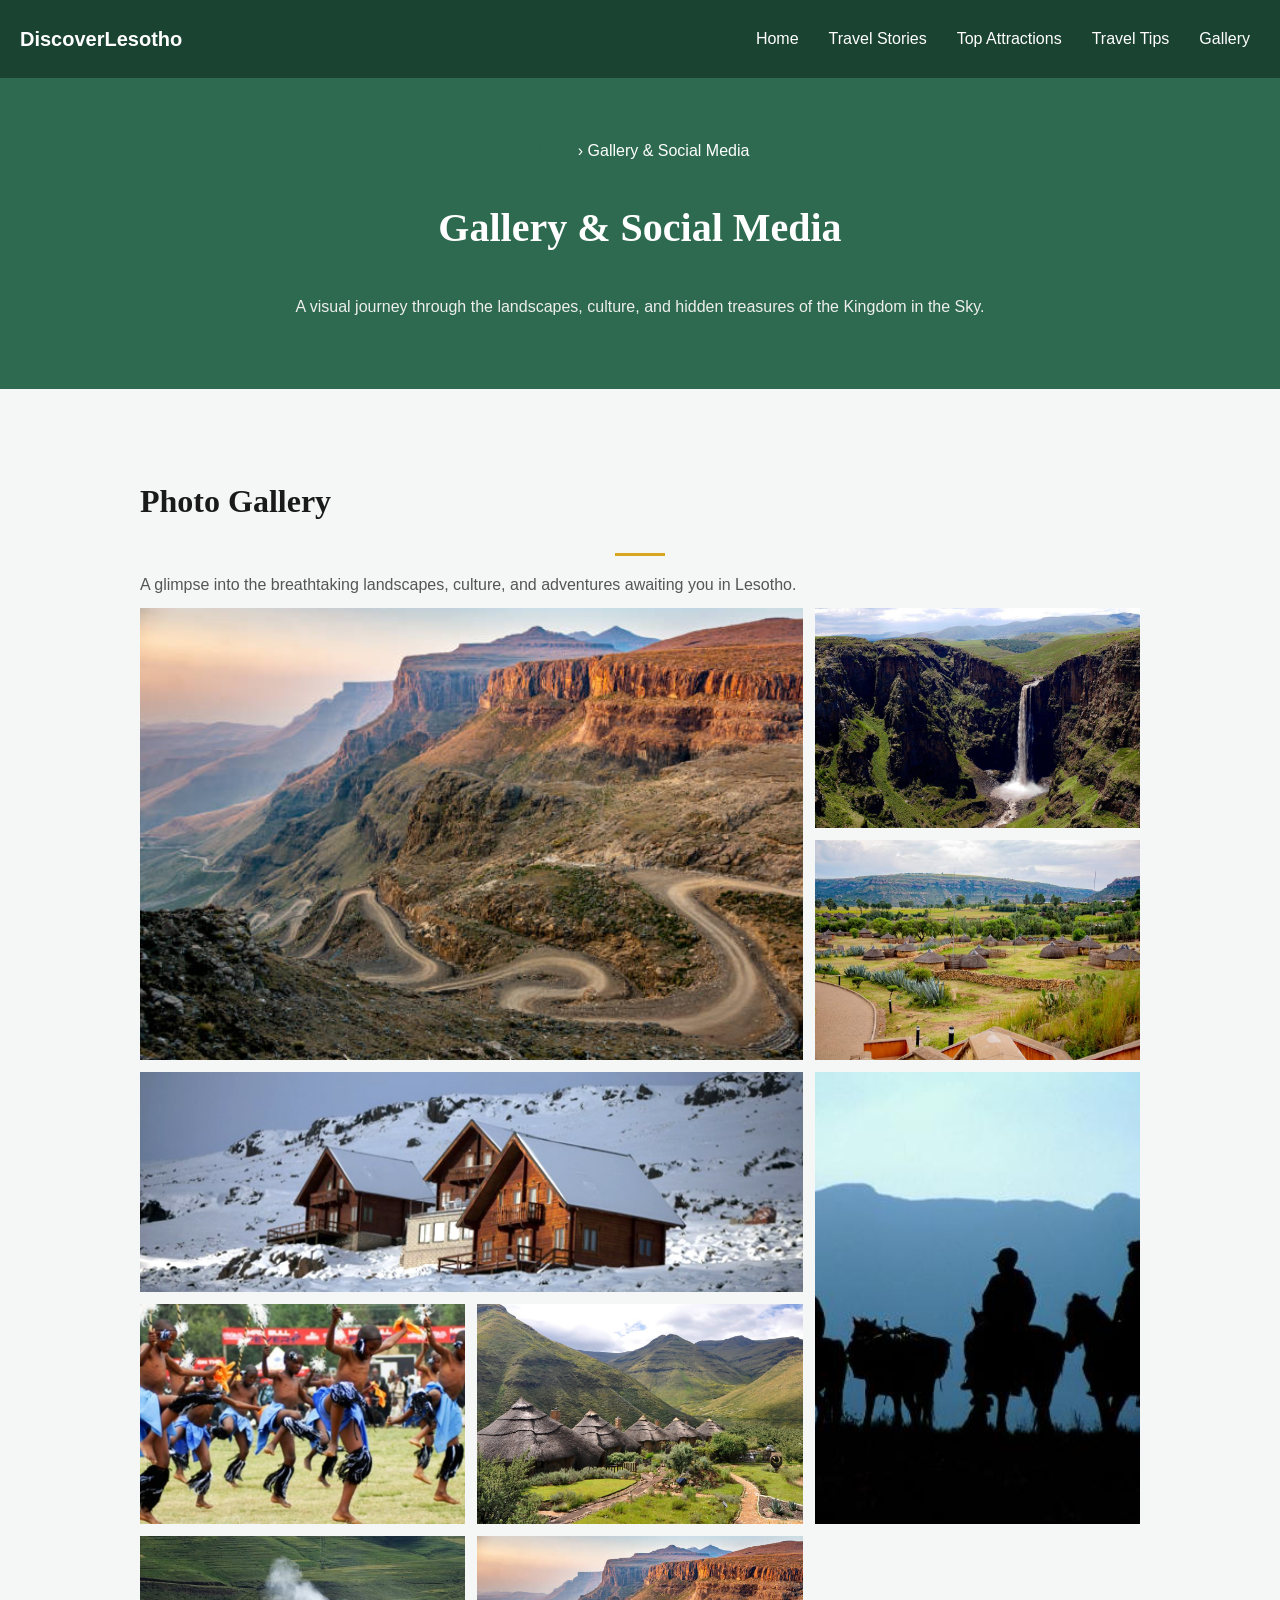
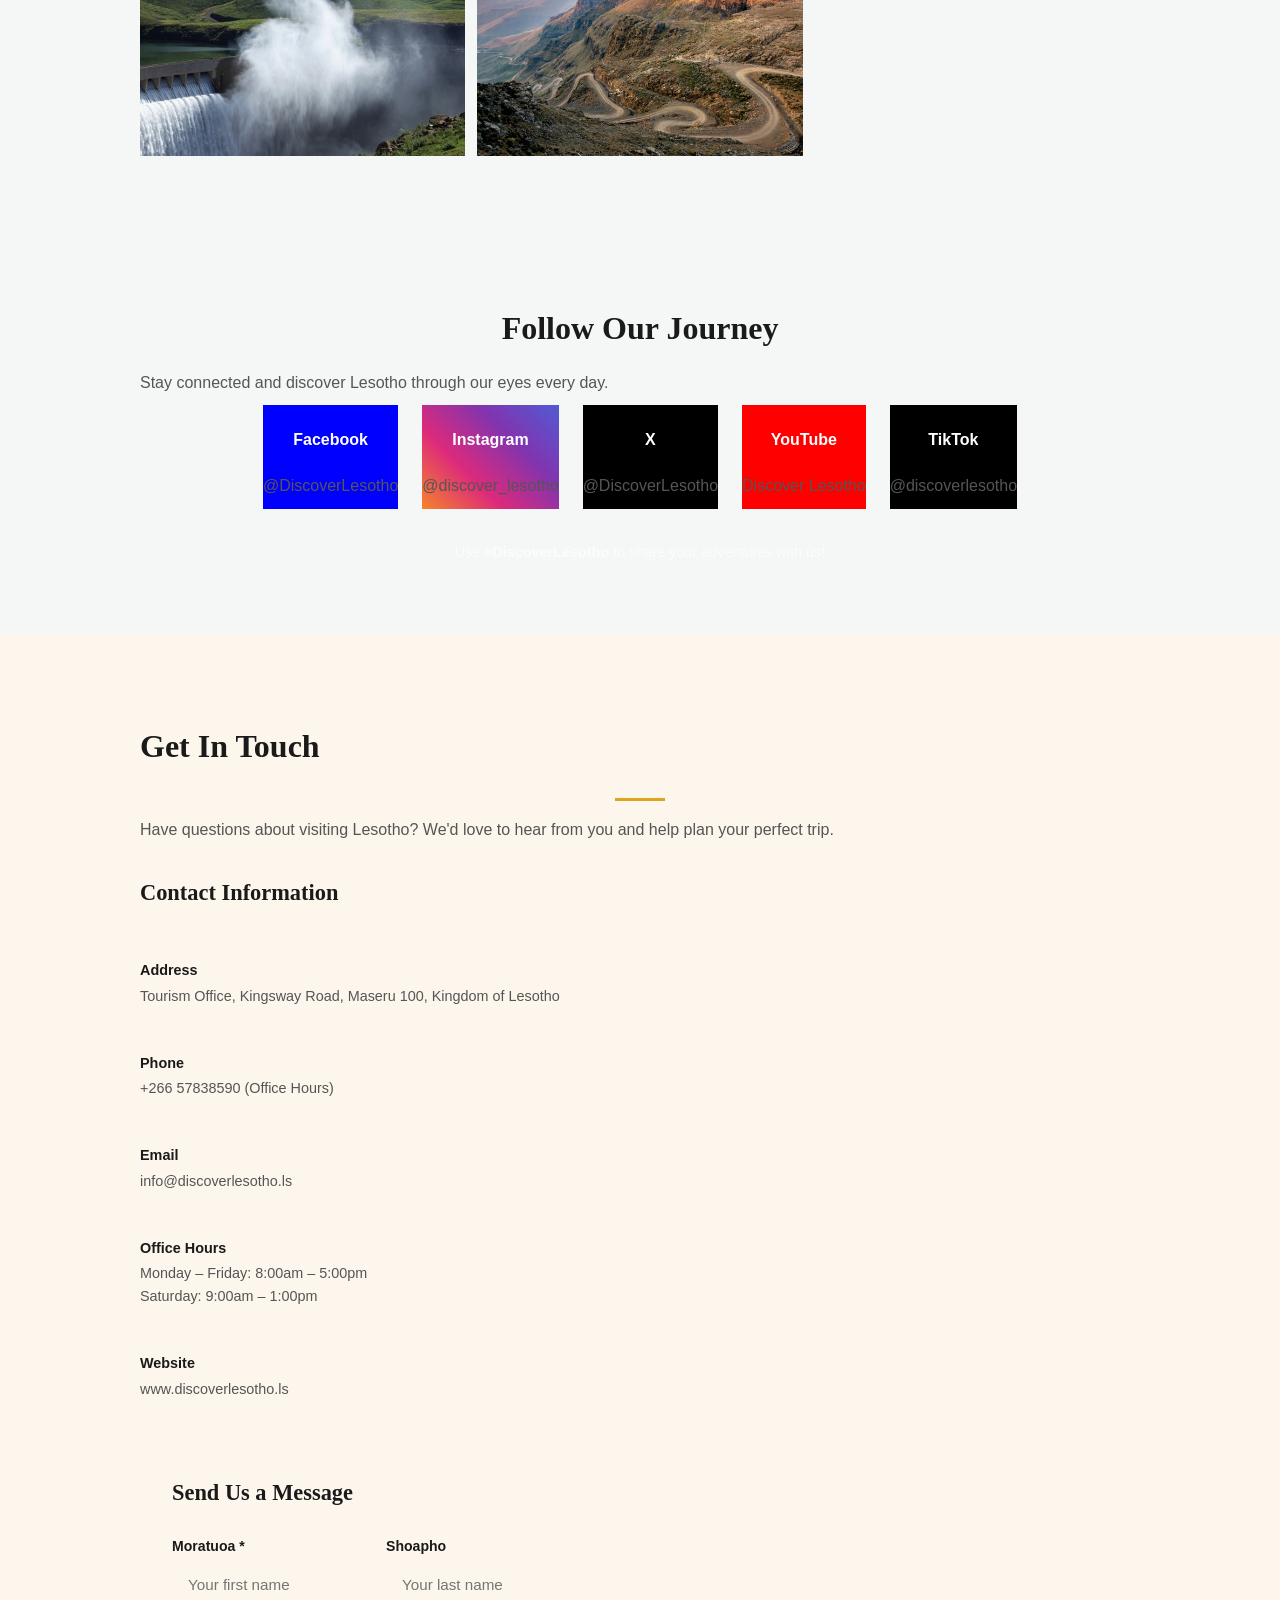
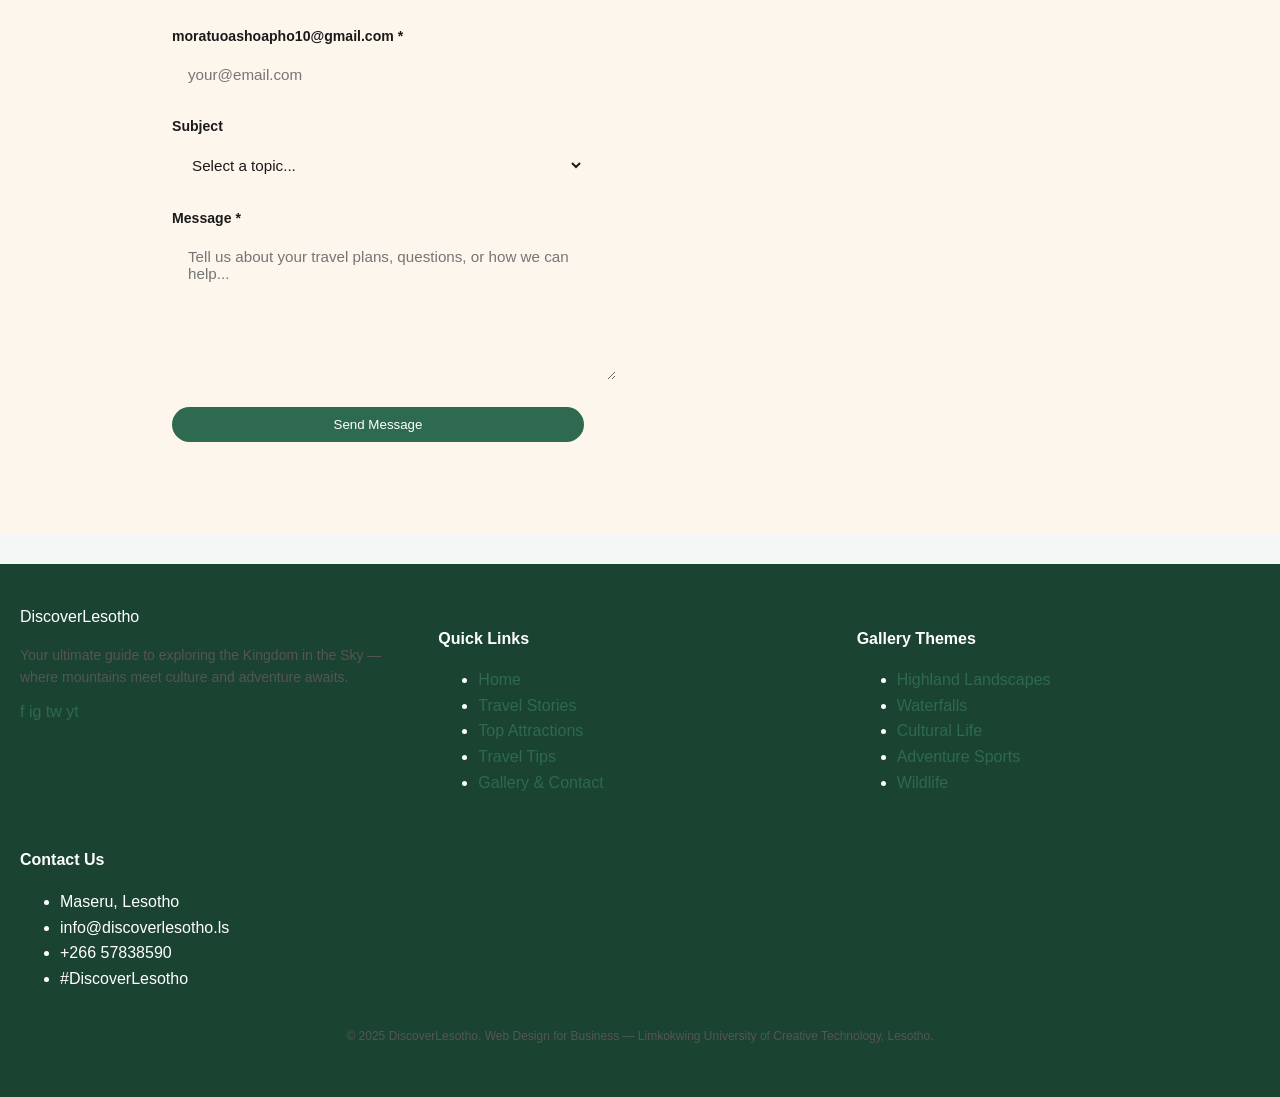
<file: gallery.html>
<!DOCTYPE html>
<html lang="en">
<head>
  <meta charset="UTF-8" />
  <meta name="viewport" content="width=device-width, initial-scale=1.0" />
  <title>Gallery &amp; Contact — DiscoverLesotho</title>
  <link rel="stylesheet" href="style.css" />
  <style>

    .gallery-grid {
      display: grid;
      grid-template-columns: repeat(3, 1fr);
      grid-auto-rows: 220px;
      gap: 0.75rem;
    }

    .gallery-item {
      background: linear-gradient(135deg, var(--green-dark) 0%, var(--green-light) 100%);
      border-radius: var(--radius-sm);
      overflow: hidden;
      position: relative;
      cursor: pointer;
      transition: transform var(--transition), box-shadow var(--transition);
    }

    .gallery-item:hover {
      transform: scale(1.02);
      box-shadow: var(--shadow-lg);
      z-index: 2;
    }

    .gallery-item.wide   { grid-column: span 2; }
    .gallery-item.tall   { grid-row: span 2; }
    .gallery-item.large  { grid-column: span 2; grid-row: span 2; }

    .gallery-item img {
      width: 100%;
      height: 100%;
      object-fit: cover;
      display: block;
    }

    .gallery-placeholder {
      width: 100%;
      height: 100%;
      display: flex;
      flex-direction: column;
      align-items: center;
      justify-content: center;
      color: rgba(255,255,255,0.75);
      font-size: 0.82rem;
      font-style: italic;
      text-align: center;
      padding: 1rem;
      gap: 0.4rem;
    }

    .gallery-placeholder span { font-size: 2rem; }

    .gallery-overlay {
      position: absolute;
      inset: 0;
      background: rgba(27, 67, 50, 0.75);
      display: flex;
      align-items: flex-end;
      padding: 1rem;
      opacity: 0;
      transition: opacity var(--transition);
    }

    .gallery-item:hover .gallery-overlay { opacity: 1; }

    .gallery-overlay p {
      color: var(--white);
      font-size: 0.9rem;
      font-weight: 600;
      margin: 0;
    }

    .gallery-overlay small {
      color: var(--gold-light);
      display: block;
      font-size: 0.78rem;
    }

    .social-section {
      background: var(--green-dark);
      padding: 60px 2rem;
      color: var(--white);
    }

    .social-section h2 {
      color: var(--white);
      text-align: center;
      margin-bottom: 0.5rem;
    }

    .social-section > p {
      color: rgba(255,255,255,0.8);
      text-align: center;
      margin-bottom: 3rem;
    }

    .social-cards {
      display: flex;
      justify-content: center;
      gap: 1.5rem;
      flex-wrap: wrap;
      max-width: 900px;
      margin: 0 auto;
    }

    .social-card {
      background: rgba(255,255,255,0.08);
      border: 1px solid rgba(255,255,255,0.15);
      border-radius: var(--radius);
      padding: 2rem 2.5rem;
      text-align: center;
      flex: 1 1 160px;
      max-width: 200px;
      transition: all var(--transition);
      color: var(--white);
      cursor: pointer;
    }

    .social-card:hover {
      background: rgba(255,255,255,0.18);
      transform: translateY(-4px);
      border-color: var(--gold);
      color: var(--gold-light);
    }

    .social-card .sc-icon {
      font-size: 2.5rem;
      margin-bottom: 0.75rem;
      display: block;
    }

    .social-card h4 {
      font-family: var(--font-heading);
      margin-bottom: 0.25rem;
      font-size: 1rem;
    }

    .social-card p {
      font-size: 0.8rem;
      color: rgba(255,255,255,0.65);
      margin: 0;
    }

    .contact-grid {
      display: grid;
      grid-template-columns: 1fr 1fr;
      gap: 3rem;
      align-items: start;
    }

    .contact-info h3 {
      color: var(--green-dark);
      margin-bottom: 1.5rem;
    }

    .contact-item {
      display: flex;
      gap: 1rem;
      margin-bottom: 1.25rem;
      align-items: flex-start;
    }

    .contact-icon {
      width: 44px;
      height: 44px;
      border-radius: 50%;
      background: var(--green);
      color: var(--white);
      display: flex;
      align-items: center;
      justify-content: center;
      font-size: 1.1rem;
      flex-shrink: 0;
    }

    .contact-detail h5 {
      color: var(--green-dark);
      font-size: 0.9rem;
      margin-bottom: 0.15rem;
    }

    .contact-detail p {
      font-size: 0.9rem;
      margin: 0;
    }

    /* CONTACT FORM */
    .contact-form {
      background: var(--white);
      border-radius: var(--radius);
      padding: 2rem;
      box-shadow: var(--shadow);
      border: 1px solid var(--border);
    }

    .contact-form h3 {
      color: var(--green-dark);
      margin-bottom: 1.5rem;
    }

    .form-group {
      margin-bottom: 1.25rem;
    }

    .form-group label {
      display: block;
      font-size: 0.88rem;
      font-weight: 600;
      color: var(--dark);
      margin-bottom: 0.4rem;
    }

    .form-group input,
    .form-group textarea,
    .form-group select {
      width: 100%;
      padding: 0.75rem 1rem;
      border: 2px solid var(--border);
      border-radius: var(--radius-sm);
      font-family: var(--font-body);
      font-size: 0.95rem;
      color: var(--dark);
      background: var(--white);
      transition: border-color var(--transition);
      outline: none;
    }

    .form-group input:focus,
    .form-group textarea:focus,
    .form-group select:focus {
      border-color: var(--green);
    }

    .form-group textarea {
      resize: vertical;
      min-height: 120px;
    }

    .form-row {
      display: grid;
      grid-template-columns: 1fr 1fr;
      gap: 1rem;
    }

    @media (max-width: 900px) {
      .gallery-grid {
        grid-template-columns: 1fr 1fr;
      }
      .gallery-item.large { grid-column: span 1; grid-row: span 1; }
      .gallery-item.wide  { grid-column: span 2; }
      .contact-grid { grid-template-columns: 1fr; }
    }

    @media (max-width: 600px) {
      .gallery-grid { grid-template-columns: 1fr; }
      .gallery-item.wide, .gallery-item.tall, .gallery-item.large {
        grid-column: span 1;
        grid-row: span 1;
      }
      .form-row { grid-template-columns: 1fr; }
    }
  </style>
</head>
<body>

<!--NAVIGATION-->
<nav>
  <div class="nav-container">
    <div class="nav-logo">Discover<span>Lesotho</span></div>
    <ul class="nav-links">
      <li><a href="index.html">Home</a></li>
      <li><a href="blog.html">Travel Stories</a></li>
      <li><a href="attractions.html">Top Attractions</a></li>
      <li><a href="tips.html">Travel Tips</a></li>
      <li><a href="gallery.html" class="active">Gallery</a></li>
    </ul>
  </div>
</nav>

<!--HERO -->
<section class="page-hero">
  <div class="container">
    <div class="breadcrumb">
      <a href="index.html">Home</a> <span>›</span> <span>Gallery &amp; Social Media</span>
    </div>
    <h1>Gallery &amp; Social Media</h1>
    <p>A visual journey through the landscapes, culture, and hidden treasures of the Kingdom in the Sky.</p>
  </div>
</section>

<!--PHOTO GALLERY-->
<section class="section">
  <div class="container">
    <div class="section-header">
      <h2>Photo Gallery</h2>
      <div class="divider"></div>
      <p>A glimpse into the breathtaking landscapes, culture, and adventures awaiting you in Lesotho.</p>
    </div>

    <div class="gallery-grid">

      <!-- Large feature image -->
      <div class="gallery-item large">
        <img src="6.jpg" alt="Lesotho Highlands">
        <div class="gallery-overlay">
          <div><p>Lesotho Highlands</p><small> Central Highlands</small></div>
        </div>
      </div>

      <div class="gallery-item">
        <img src="5.jpg" alt="Maletsunyane Falls">
        <div class="gallery-overlay">
          <div><p>Maletsunyane Falls</p><small> Semonkong</small></div>
        </div>
      </div>

      <div class="gallery-item">
        <img src="8.jpg" alt="Thaba Bosiu">
        <div class="gallery-overlay">
          <div><p>Thaba Bosiu Heritage Site</p><small>Maseru District</small></div>
        </div>
      </div>

      <div class="gallery-item wide">
        <img src="10.jpg" alt="Skiing at Afriski Mountain Resort">
        <div class="gallery-overlay">
          <div><p>Afriski Mountain Resort</p><small> Butha-Buthe — 3,222m</small></div>
        </div>
      </div>

      <div class="gallery-item tall">
        <img src="11.jpg" alt="Basotho Pony Trekking">
        <div class="gallery-overlay">
          <div><p>Basotho Pony Trekking</p><small> Malealea</small></div>
        </div>
      </div>

      <div class="gallery-item">
        <img src="morija.jpg" alt="Morija Arts & Culture Festival">
        <div class="gallery-overlay">
          <div><p>Morija Arts &amp; Culture Festival</p><small> Morija</small></div>
        </div>
      </div>

      <div class="gallery-item">
        <img src="1.jpg" alt="Ts'ehlanyane National Park">
        <div class="gallery-overlay">
          <div><p>Ts'ehlanyane National Park</p><small> Butha-Buthe</small></div>
        </div>
      </div>

      <div class="gallery-item">
        <img src="7.jpg" alt="Katse Dam">
        <div class="gallery-overlay">
          <div><p>Katse Dam</p><small>Thaba-Tseka District</small></div>
        </div>
      </div>

      <div class="gallery-item">
        <img src="6.jpg" alt="Highland Sunset">
        <div class="gallery-overlay">
          <div><p>Highland Sunset</p><small>Maluti Mountains</small></div>
        </div>
      </div>

    </div>
  </div>
</section>

<!--SOCIAL MEDIA-->
<section id="social" class="social-section">
  <div class="container">
    <h2>Follow Our Journey</h2>
    <p>Stay connected and discover Lesotho through our eyes every day.</p>

    <div class="social-cards">
      <div class="facebook">
        <h4>Facebook</h4>
        <p>@DiscoverLesotho</p>
      </div>
      <div class="instagram">
        <h4>Instagram</h4>
        <p>@discover_lesotho</p>
      </div>
      <div class="x">
        <h4>X</h4>
        <p>@DiscoverLesotho</p>
      </div>
      <div class="youtube">
        <h4>YouTube</h4>
        <p>Discover Lesotho</p>
      </div>
      <div class="tiktok">
        <h4>TikTok</h4>
        <p>@discoverlesotho</p>
      </div>
    </div>

    <p style="text-align:center; margin-top:2rem; color:rgba(255,255,255,0.6); font-size:0.9rem;">
      Use <strong style="color:var(--gold-light)">#DiscoverLesotho</strong> to share your adventures with us!
    </p>
  </div>
</section>

<!-- CONTACT-->
<section class="section section-alt" id="contact">
  <div class="container">
    <div class="section-header">
      <h2>Get In Touch</h2>
      <div class="divider"></div>
      <p>Have questions about visiting Lesotho? We'd love to hear from you and help plan your perfect trip.</p>
    </div>

    <div class="contact-grid">

      <!-- CONTACT INFO -->
      <div class="contact-info">
        <h3>Contact Information</h3>

        <div class="contact-item">
          <div class="contact-detail">
            <h5>Address</h5>
            <p>Tourism Office, Kingsway Road, Maseru 100, Kingdom of Lesotho</p>
          </div>
        </div>

        <div class="contact-item">
          <div class="contact-detail">
            <h5>Phone</h5>
            <p>+266 57838590 (Office Hours)</p>
          </div>
        </div>

        <div class="contact-item">
          <div class="contact-detail">
            <h5>Email</h5>
            <p>info@discoverlesotho.ls</p>
          </div>
        </div>

        <div class="contact-item">
          <div class="contact-detail">
            <h5>Office Hours</h5>
            <p>Monday – Friday: 8:00am – 5:00pm<br>Saturday: 9:00am – 1:00pm</p>
          </div>
        </div>

        <div class="contact-item">
          <div class="contact-detail">
            <h5>Website</h5>
            <p>www.discoverlesotho.ls</p>
          </div>
        </div>

      <!-- CONTACT FORM -->
      <div class="contact-form">
        <h3>Send Us a Message</h3>

        <div class="form-row">
          <div class="form-group">
            <label for="fname">Moratuoa *</label>
            <input type="text" id="fname" name="fname" placeholder="Your first name" />
          </div>
          <div class="form-group">
            <label for="lname">Shoapho</label>
            <input type="text" id="lname" name="lname" placeholder="Your last name" />
          </div>
        </div>

        <div class="form-group">
          <label for="email">moratuoashoapho10@gmail.com *</label>
          <input type="email" id="email" name="email" placeholder="your@email.com" />
        </div>

        <div class="form-group">
          <label for="subject">Subject</label>
          <select id="subject" name="subject">
            <option value="">Select a topic...</option>
            <option>Trip Planning Enquiry</option>
            <option>Accommodation Booking</option>
            <option>Adventure Activities</option>
            <option>Cultural Tours</option>
            <option>Photography / Media</option>
            <option>General Enquiry</option>
          </select>
        </div>

        <div class="form-group">
          <label for="message">Message *</label>
          <textarea id="message" name="message" placeholder="Tell us about your travel plans, questions, or how we can help..."></textarea>
        </div>

        <button type="submit" class="btn btn-green" style="width:100%;">
          Send Message
        </button>
      </div>

    </div>
  </div>
</section>

<!--FOOTER-->
<footer>
  <div class="footer-grid">
    <div class="footer-col">
      <div class="footer-logo">Discover<span>Lesotho</span></div>
      <p>Your ultimate guide to exploring the Kingdom in the Sky — where mountains meet culture and adventure awaits.</p>
      <div class="social-links">
        <a href="#social" class="social-link">f</a>
        <a href="#social" class="social-link">ig</a>
        <a href="#social" class="social-link">tw</a>
        <a href="#social" class="social-link">yt</a>
      </div>
    </div>
    <div class="footer-col">
      <h4>Quick Links</h4>
      <ul>
        <li><a href="index.html">Home</a></li>
        <li><a href="blog.html">Travel Stories</a></li>
        <li><a href="attractions.html">Top Attractions</a></li>
        <li><a href="tips.html">Travel Tips</a></li>
        <li><a href="gallery.html">Gallery &amp; Contact</a></li>
      </ul>
    </div>
    <div class="footer-col">
      <h4>Gallery Themes</h4>
      <ul>
        <li><a href="#">Highland Landscapes</a></li>
        <li><a href="#">Waterfalls</a></li>
        <li><a href="#">Cultural Life</a></li>
        <li><a href="#">Adventure Sports</a></li>
        <li><a href="#">Wildlife</a></li>
      </ul>
    </div>
    <div class="footer-col">
      <h4>Contact Us</h4>
      <ul>
        <li> Maseru, Lesotho</li>
        <li> info@discoverlesotho.ls</li>
        <li>+266 57838590</li>
        <li>#DiscoverLesotho</li>
      </ul>
    </div>
  </div>
  <div class="footer-bottom">
    <p>&copy; 2025 DiscoverLesotho. Web Design for Business — Limkokwing University of Creative Technology, Lesotho.</p>
  </div>
</footer>

</body>
</html>
</file>
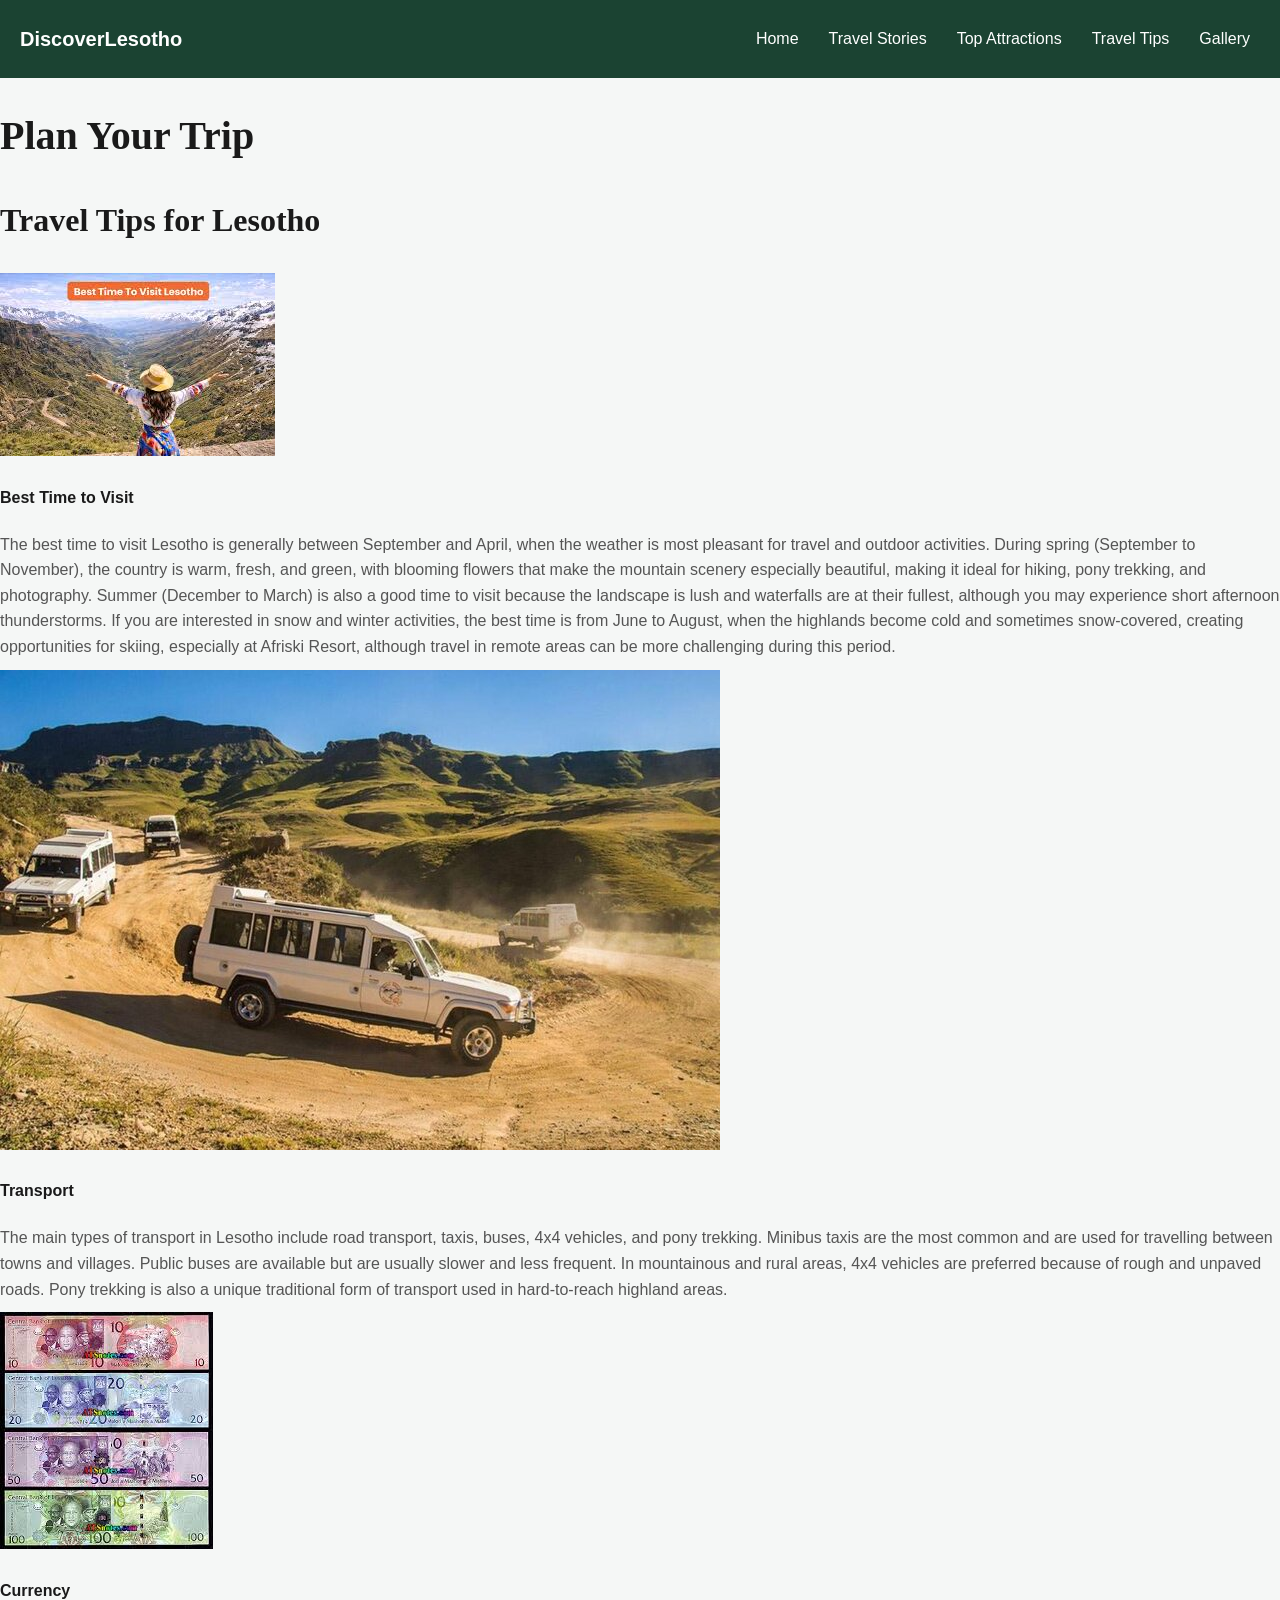
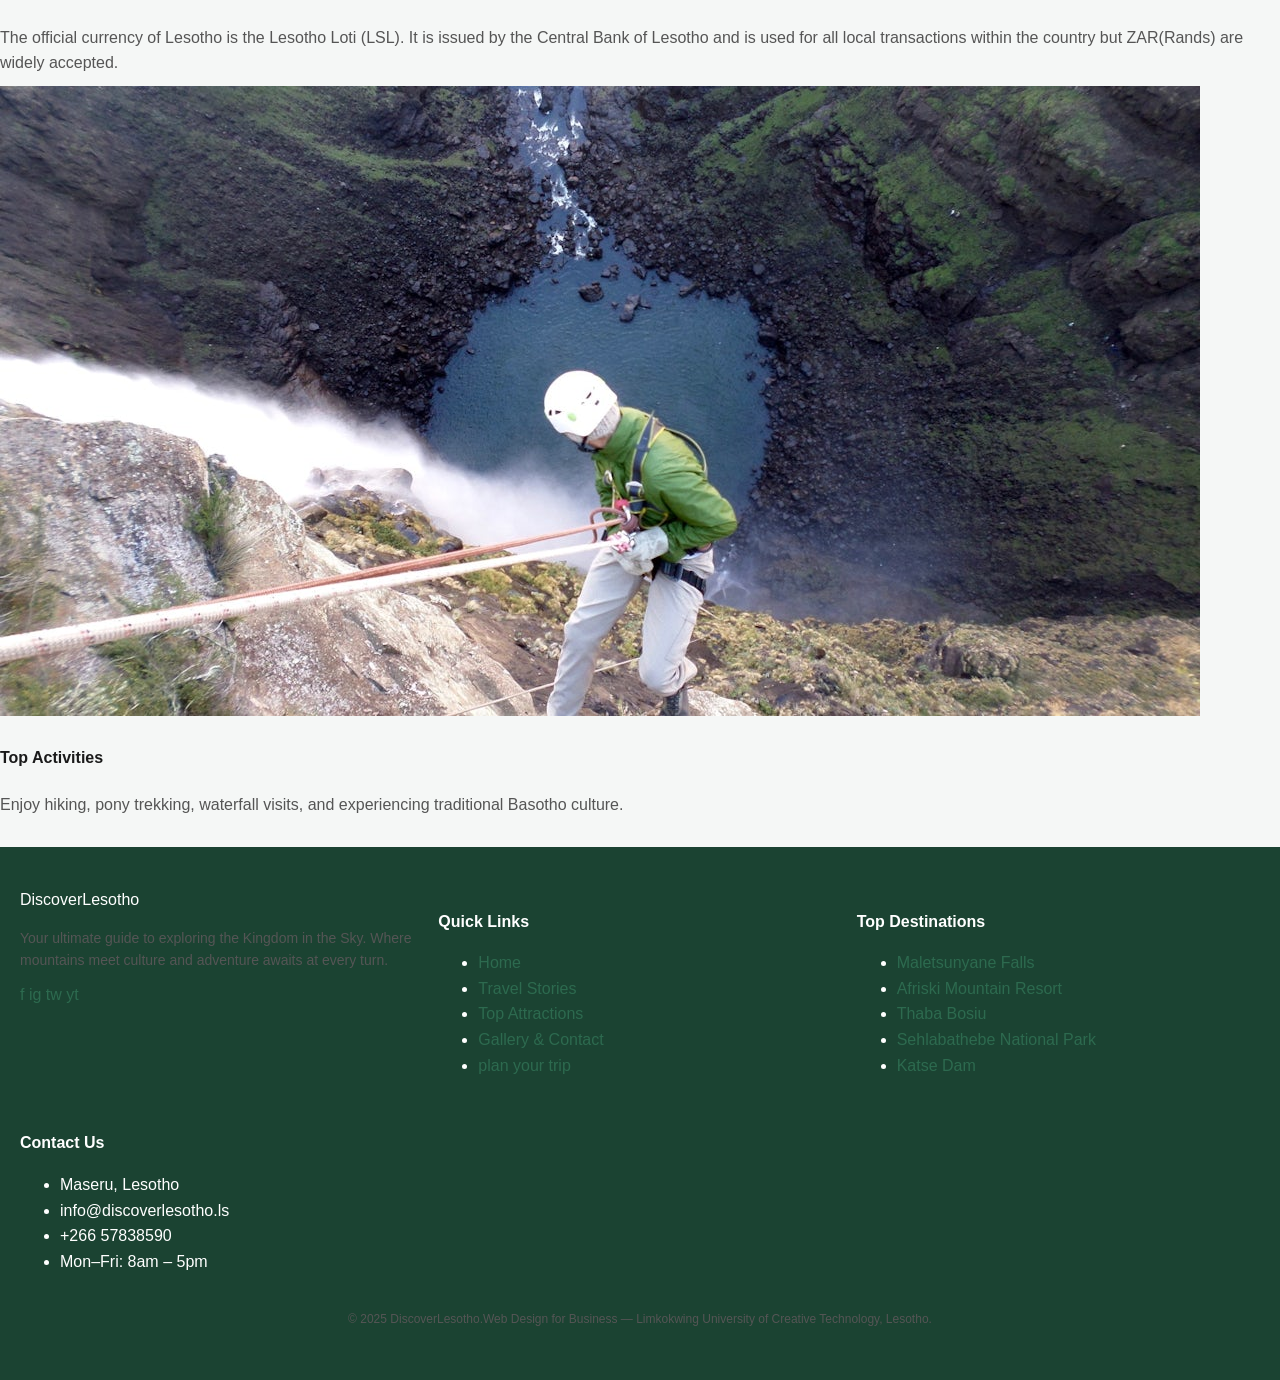
<file: tips.html>
<!DOCTYPE html>
<html lang="en">
<head>
  <meta charset="UTF-8">
  <meta name="viewport" content="width=device-width, initial-scale=1.0">
  <title>Plan Your Trip — Discover Lesotho</title>
  <link rel="stylesheet" href="style.css">
</head>
<body>
<nav>
  <div class="nav-container">
    <div class="nav-logo">Discover<span>Lesotho</span></div>
    <ul class="nav-links">
      <li><a href="index.html">Home</a></li>
      <li><a href="blog.html">Travel Stories</a></li>
      <li><a href="attractions.html" class="active">Top Attractions</a></li>
      <li><a href="tips.html">Travel Tips</a></li>
      <li><a href="gallery.html">Gallery</a></li>
    </ul>
  </div>
</nav>

<header>
  <h1>Plan Your Trip</h1>
</header>

<section class="travel-tips">
<h2>Travel Tips for Lesotho</h2>

<div class="tips-grid">
<div class="tip-card">
 <div class="attraction-img">
          <img src="season.jpg" alt="time"> 
<h4> Best Time to Visit</h4>
<p>The best time to visit Lesotho is generally between September and April, when the weather is most pleasant for travel and outdoor activities. During spring (September to November), the country is warm, fresh, and green, with blooming flowers that make the mountain scenery especially beautiful, making it ideal for hiking, pony trekking, and photography. Summer (December to March) is also a good time to visit because the landscape is lush and waterfalls are at their fullest, although you may experience short afternoon thunderstorms. If you are interested in snow and winter activities, the best time is from June to August, when the highlands become cold and sometimes snow-covered, creating opportunities for skiing, especially at Afriski Resort, although travel in remote areas can be more challenging during this period.</p>
</div>

<div class="tip-card">
  <div class="attraction-img">
          <img src="transport.jpg" alt="car"> 
<h4>Transport</h4>
<p>The main types of transport in Lesotho include road transport, taxis, buses, 4x4 vehicles, and pony trekking. Minibus taxis are the most common and are used for travelling between towns and villages. Public buses are available but are usually slower and less frequent. In mountainous and rural areas, 4x4 vehicles are preferred because of rough and unpaved roads. Pony trekking is also a unique traditional form of transport used in hard-to-reach highland areas.
</p>
</div>

<div class="tip-card">
  <div class="attraction-img">
          <img src="currency.jpg" alt="money"> 
<h4> Currency</h4>
<p>The official currency of Lesotho is the Lesotho Loti (LSL). It is issued by the Central Bank of Lesotho and is used for all local transactions within the country but ZAR(Rands) are widely accepted.</p>
    </div>

<div class="tip-card">
  <div class="attraction-img">
          <img src="abseil.jpg" alt="Activities"> 
<h4> Top Activities</h4>
<p>Enjoy hiking, pony trekking, waterfall visits, and experiencing traditional Basotho culture.</p>
</div>

</div>
</section>

<footer>
  <div class="footer-grid">
    <div class="footer-col">
      <div class="footer-logo">Discover<span>Lesotho</span></div>
      <p>Your ultimate guide to exploring the Kingdom in the Sky. Where mountains meet culture and adventure awaits at every turn.</p>
      <div class="social-links">
        <a href="gallery.html#social" class="social-link">f</a>
        <a href="gallery.html#social" class="social-link">ig</a>
        <a href="gallery.html#social" class="social-link">tw</a>
        <a href="gallery.html#social" class="social-link">yt</a>
      </div>
    </div>
    <div class="footer-col">
      <h4>Quick Links</h4>
      <ul>
        <li><a href="index.html">Home</a></li>
        <li><a href="blog.html">Travel Stories</a></li>
        <li><a href="attractions.html">Top Attractions</a></li>
        <li><a href="gallery.html">Gallery & Contact</a></li>
        <li><a href="tips.html">plan your trip</a></li>
      </ul>
    </div>
    <div class="footer-col">
      <h4>Top Destinations</h4>
      <ul>
        <li><a href="attractions.html">Maletsunyane Falls</a></li>
        <li><a href="attractions.html">Afriski Mountain Resort</a></li>
        <li><a href="attractions.html">Thaba Bosiu</a></li>
        <li><a href="attractions.html">Sehlabathebe National Park</a></li>
        <li><a href="attractions.html">Katse Dam</a></li>
      </ul>
    </div>
    <div class="footer-col">
      <h4>Contact Us</h4>
      <ul>
        <li> Maseru, Lesotho</li>
        <li> info@discoverlesotho.ls</li>
        <li> +266 57838590</li>
        <li> Mon–Fri: 8am – 5pm</li>
      </ul>
    </div>
  </div>
  <div class="footer-bottom">
    <p>&copy; 2025 DiscoverLesotho.Web Design for Business — Limkokwing University of Creative Technology, Lesotho.</p>
  </div>
</footer>

</body>
</html>

</body>
</html>
</file>
<file: style.css>
body {
  font-family: Arial, sans-serif;
  margin: 0;
  padding: 0;
  line-height: 1.6;
  background: #ffffff;
  color: #1a1a1a;
  background-color: #f5f7f6;
}

h1, h2, h3 {
  font-family: Georgia, serif;
}

h1 {
  font-size: 2.5rem;
}

h2 {
  font-size: 2rem;
}

h3 {
  font-size: 1.4rem;
}

p {
  color: #555;
  margin-bottom: 10px;
}

a {
  color: #2d6a4f;
  text-decoration: none;
}

a:hover {
  color: goldenrod;
}

nav {
  background: #1b4332;
  padding: 10px 20px;
  position: sticky;
  top: 0;
}

.nav-container {
  display: flex;
  justify-content: space-between;
  align-items: center;
}

.nav-logo {
  color: white;
  font-weight: bold;
  font-size: 20px;
}

.nav-links {
  list-style: none;
  display: flex;
  gap: 10px;
}

.nav-links li {
  display: inline;
}

.nav-links a {
  color: white;
  padding: 5px 10px;
}

.nav-links a:hover {
  background: rgba(255,255,255,0.1);
  border-radius: 5px;
}

.btn {
  padding: 10px 18px;
  border: none;
  cursor: pointer;
  border-radius: 20px;
}

.btn-primary {
  background: goldenrod;
}

.btn-primary:hover {
  background: #f0c040;
}

.btn-green {
  background: #2d6a4f;
  color: white;
}

.section {
  padding: 60px 20px;
}

.section-alt {
  background: #fdf6ec;
}

.container {
  max-width: 1000px;
  margin: auto;
}

.divider {
  width: 50px;
  height: 3px;
  background: goldenrod;
  margin: 10px auto;
}

.card {
  background: white;
  border: 1px solid #ddd;
  border-radius: 10px;
  overflow: hidden;
  margin-bottom: 20px;
}

.card img {
  width: 100%;
  height: 200px;
  object-fit: cover;
}

.card-body {
  padding: 15px;
}

.card-body h3 {
  margin-bottom: 5px;
}

.facebook {
  background-color: blue;
  color: white;
  text-align: center;
}

.instagram {
  background: linear-gradient(45deg, #f58529, #dd2a7b, #8134af, #515bd4);
  color: white;
  text-align: center;
}

.youtube {
  background-color: #FF0000;
  color: white;
  text-align: center;
}

.x {
  background-color: black;
  text-align: center;
  color: white;
}
.tiktok {
  background-color: black;
  text-align: center;
  color: white;
}

.three-columns {
  display: grid;
  grid-template-columns: repeat(3, 1fr);
  gap: 15px;
}

.two-columns {
  display: grid;
  grid-template-columns: repeat(2, 1fr);
  gap: 15px;
}

.page-hero {
  background: #2d6a4f;
  color: white;
  text-align: center;
  padding: 60px 20px;
}

.page-hero p {
  color: #eee;
}

footer {
  background: #1b4332;
  color: white;
  padding: 40px 20px;
  margin-top: 30px;
}

.footer-grid {
  display: grid;
  grid-template-columns: repeat(3, 1fr);
  gap: 15px;
}

.footer-col h4 {
  margin-bottom: 10px;
}

.footer-col p {
  font-size: 14px;
}

.footer-bottom {
  text-align: center;
  margin-top: 20px;
  font-size: 12px;
}

.styled-table {
  width: 100%;
  border-collapse: collapse;
  margin-top: 15px;
}

.styled-table th {
  background: #1b4332;
  color: white;
  padding: 10px;
}

.styled-table td {
  padding: 10px;
  border-bottom: 1px solid #ddd;
}

@media (max-width: 768px) {
  .three-columns {
    grid-template-columns: 1fr;
  }

  .two-columns {
    grid-template-columns: 1fr;
  }

  .nav-links {
    display: none;
  }
}
</file>
